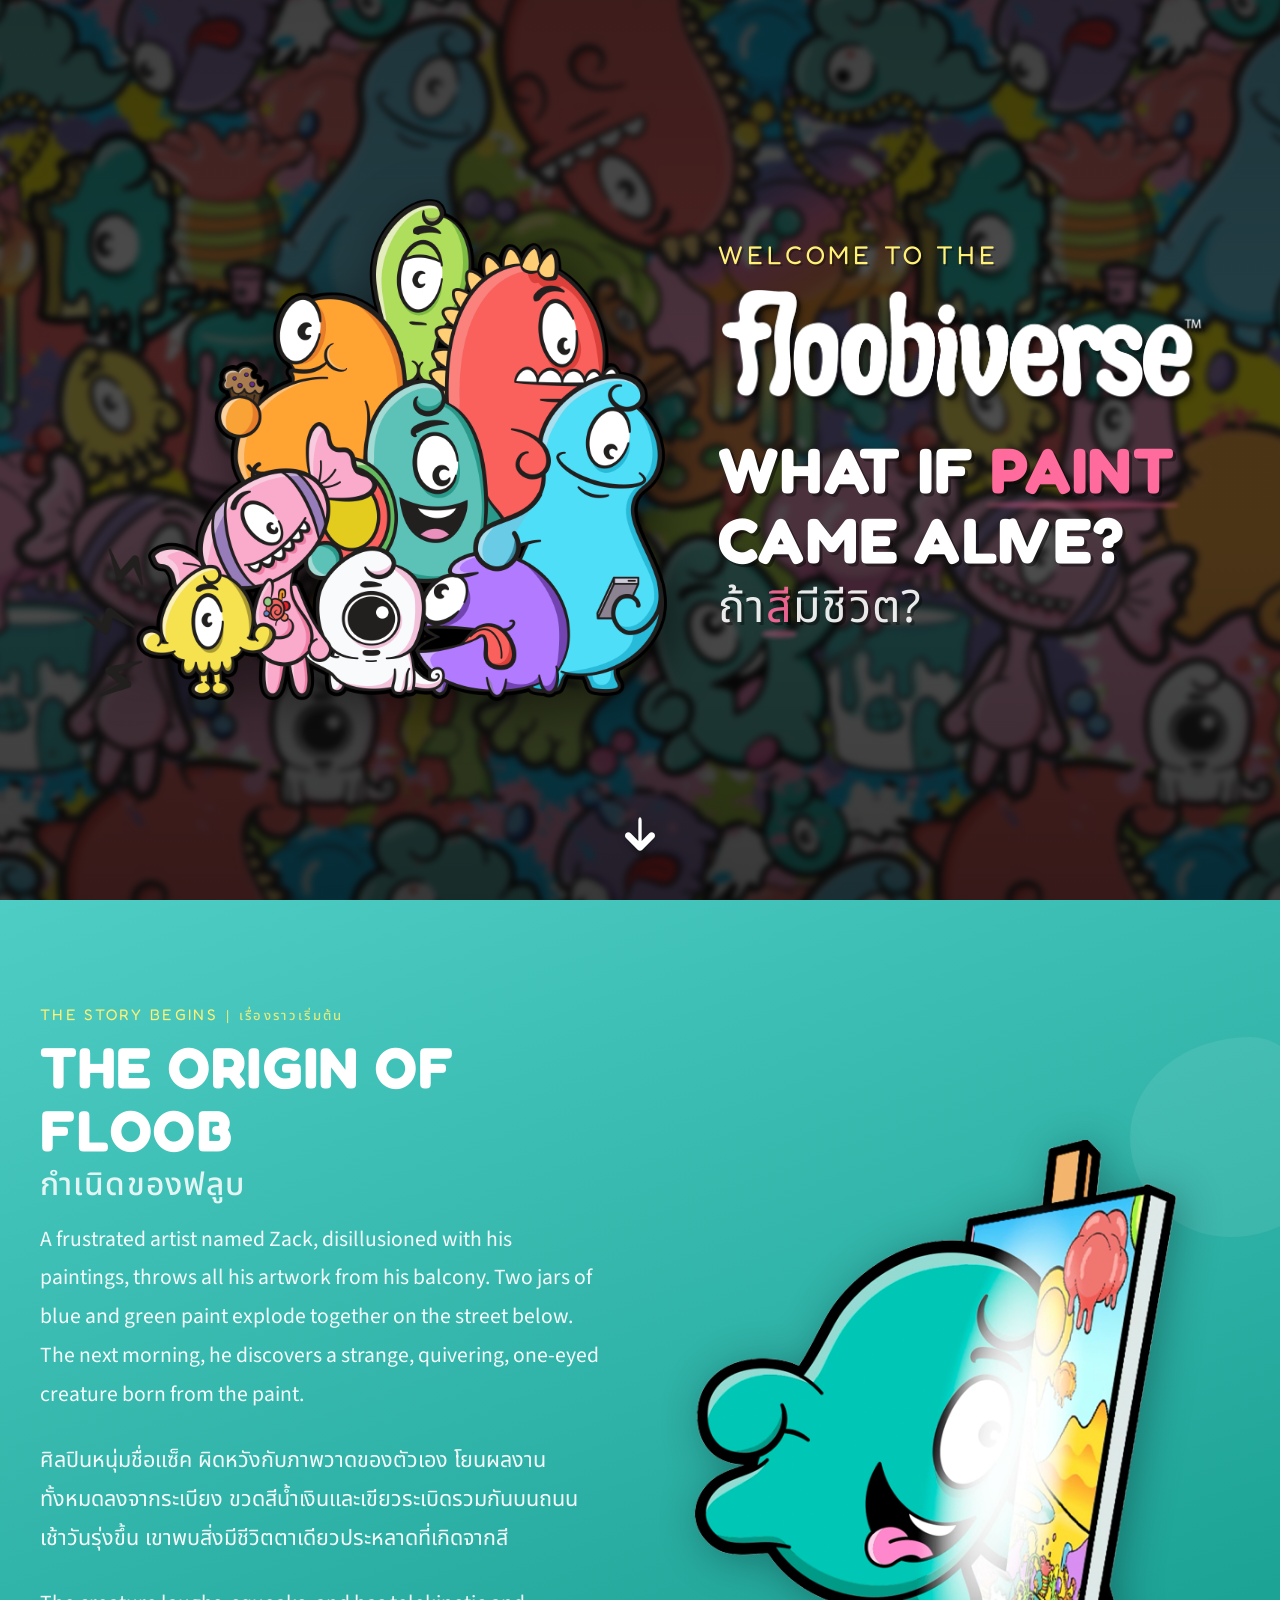
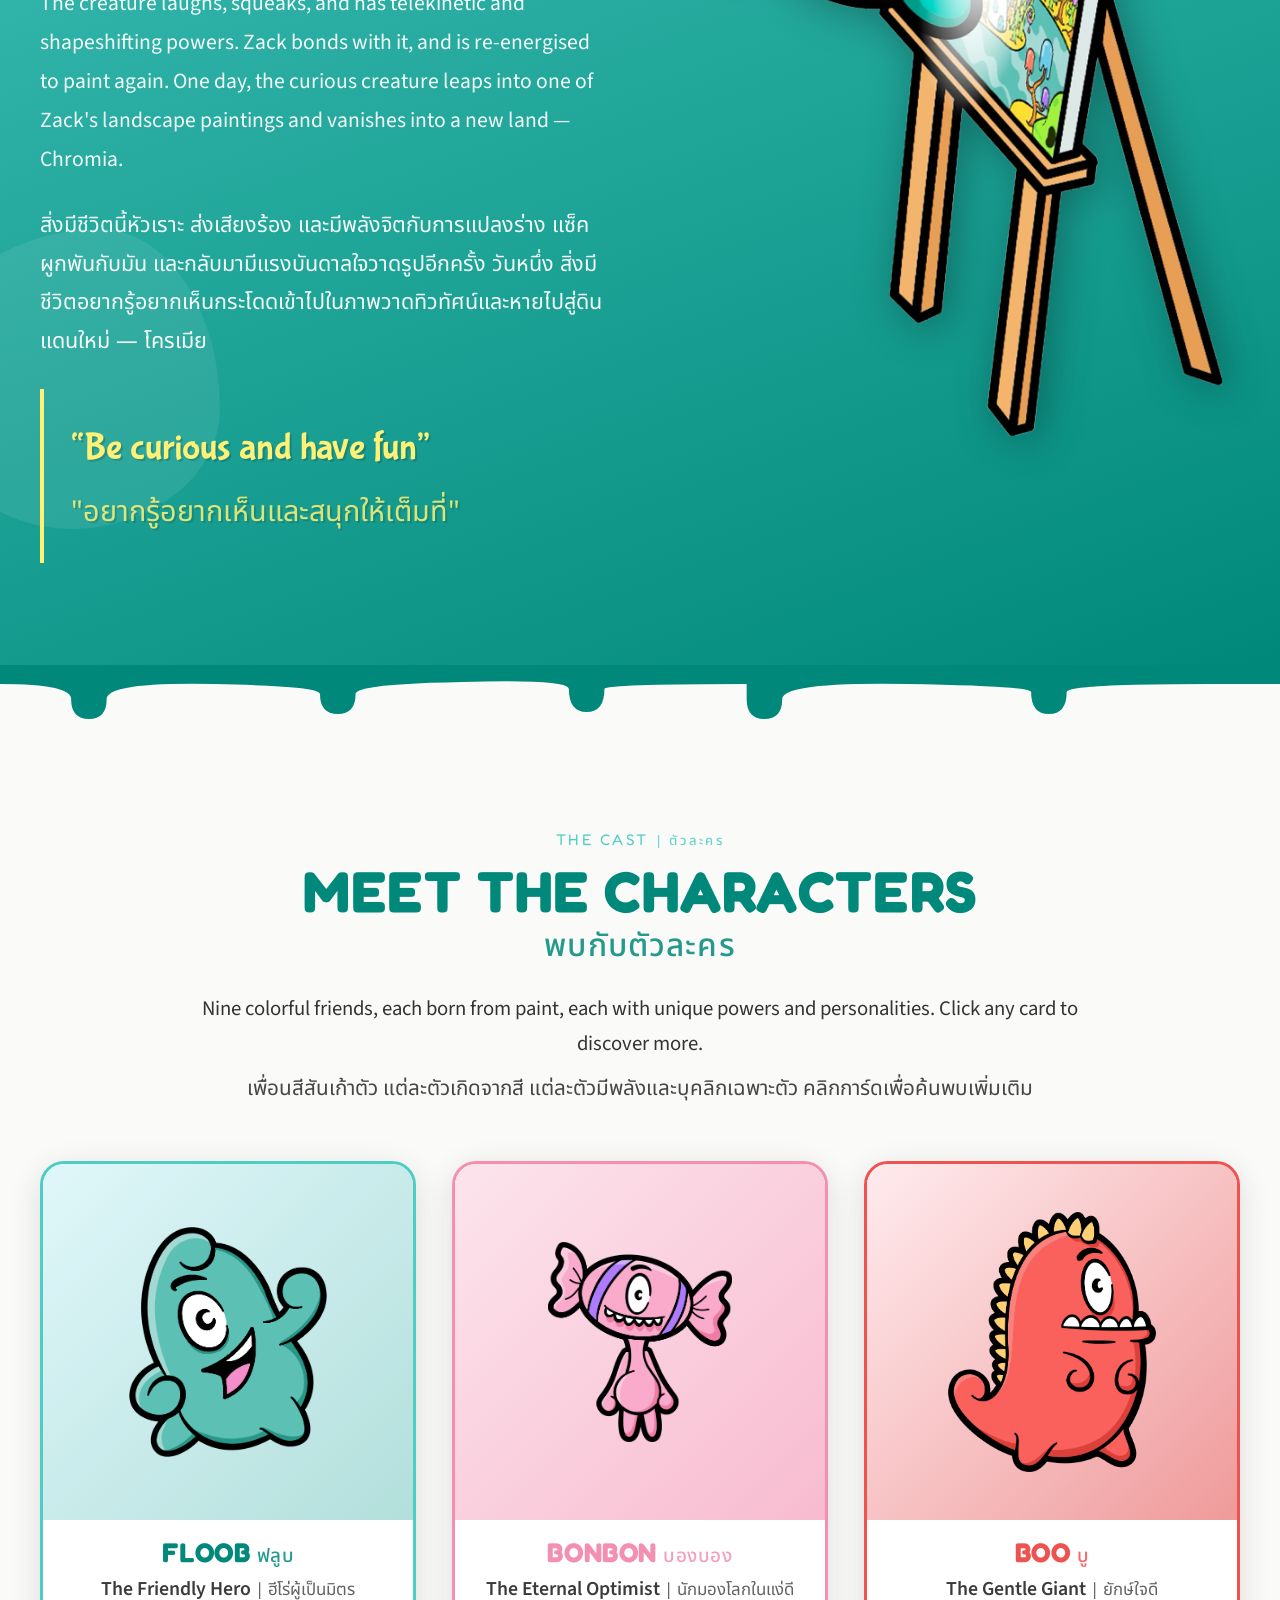
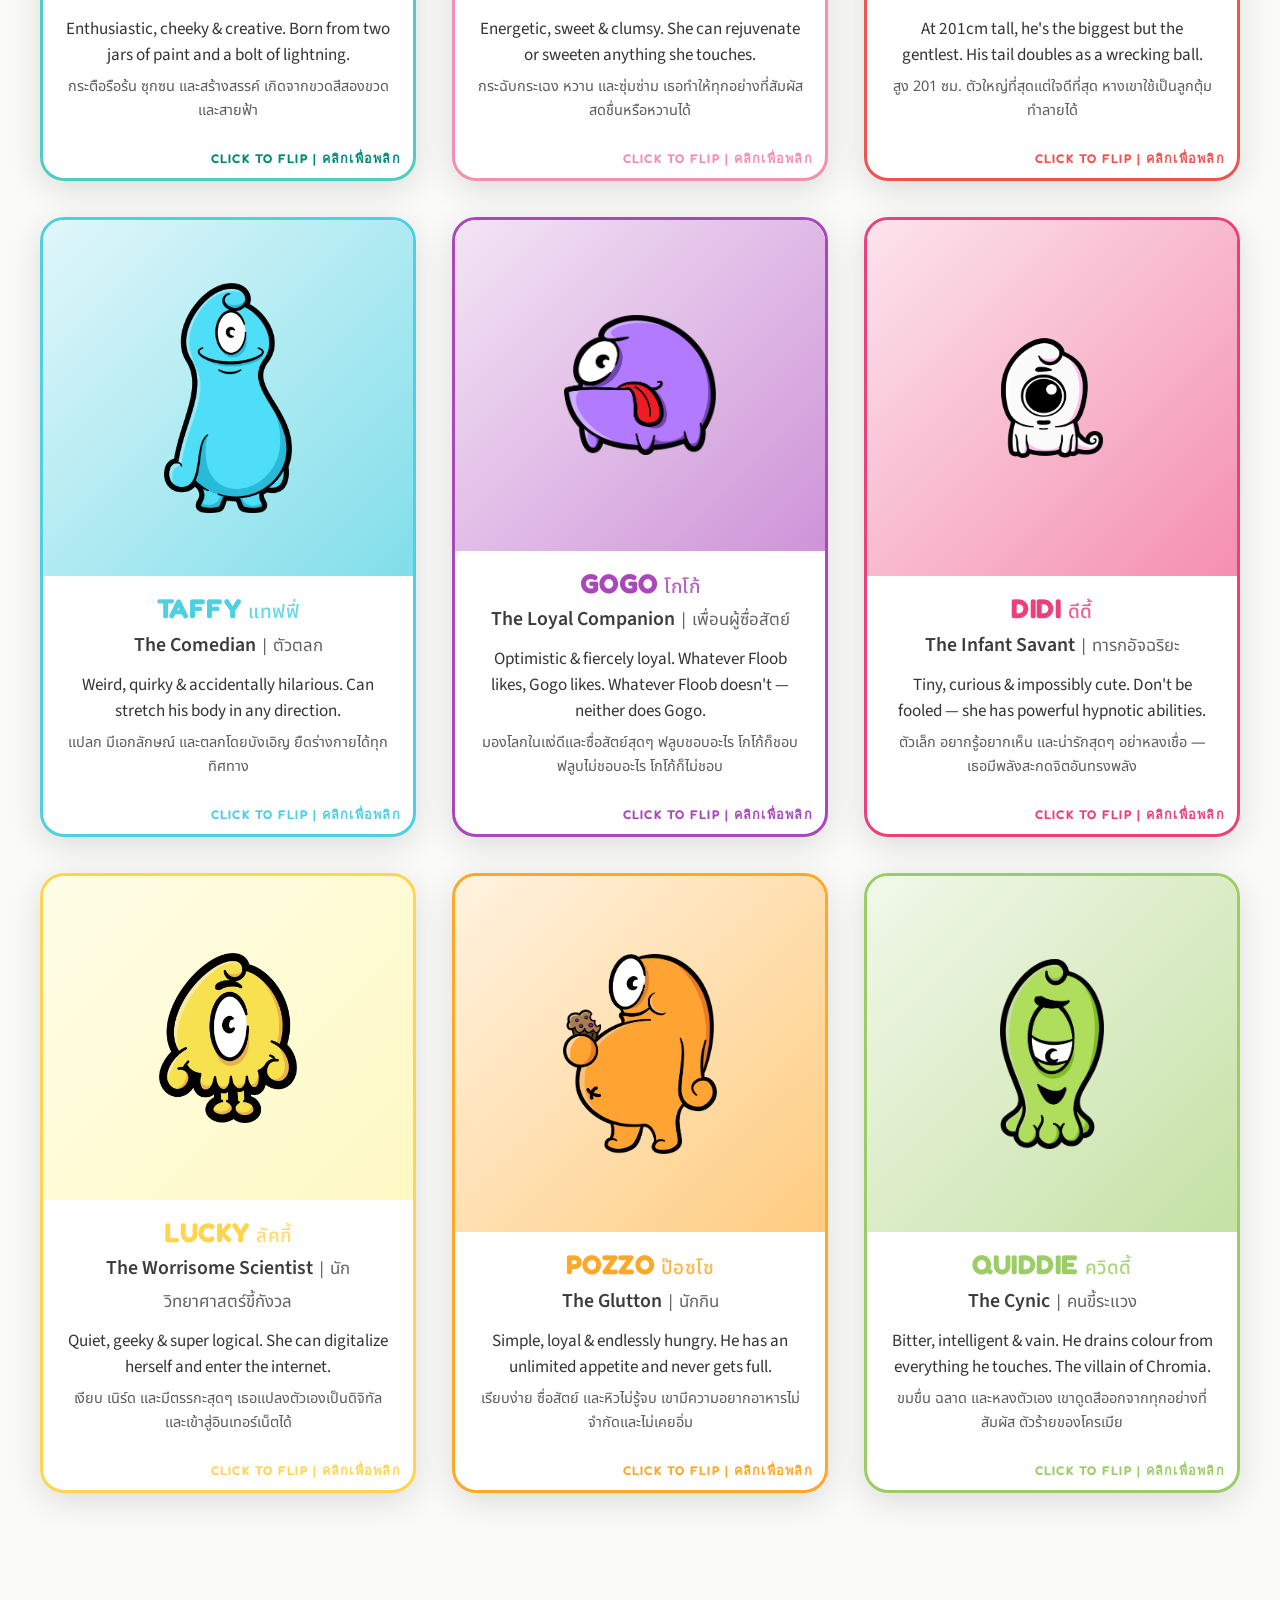
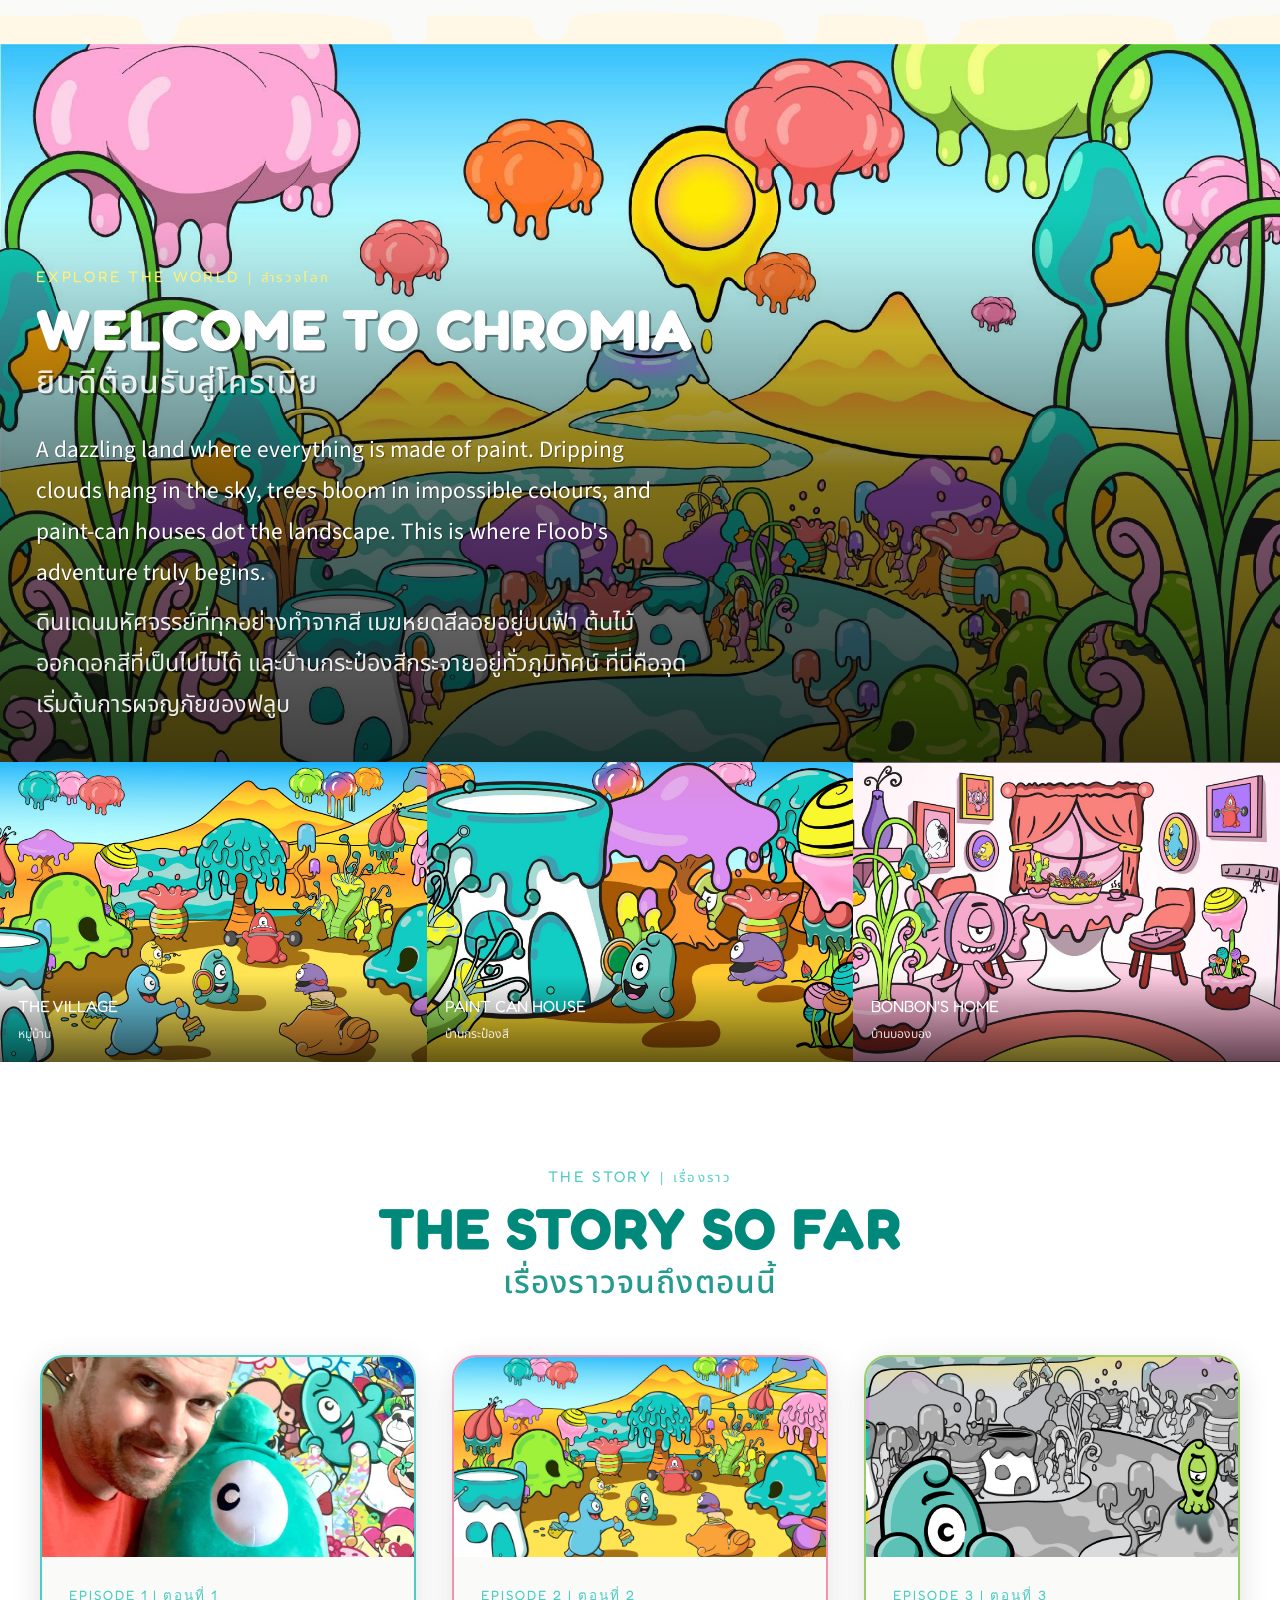
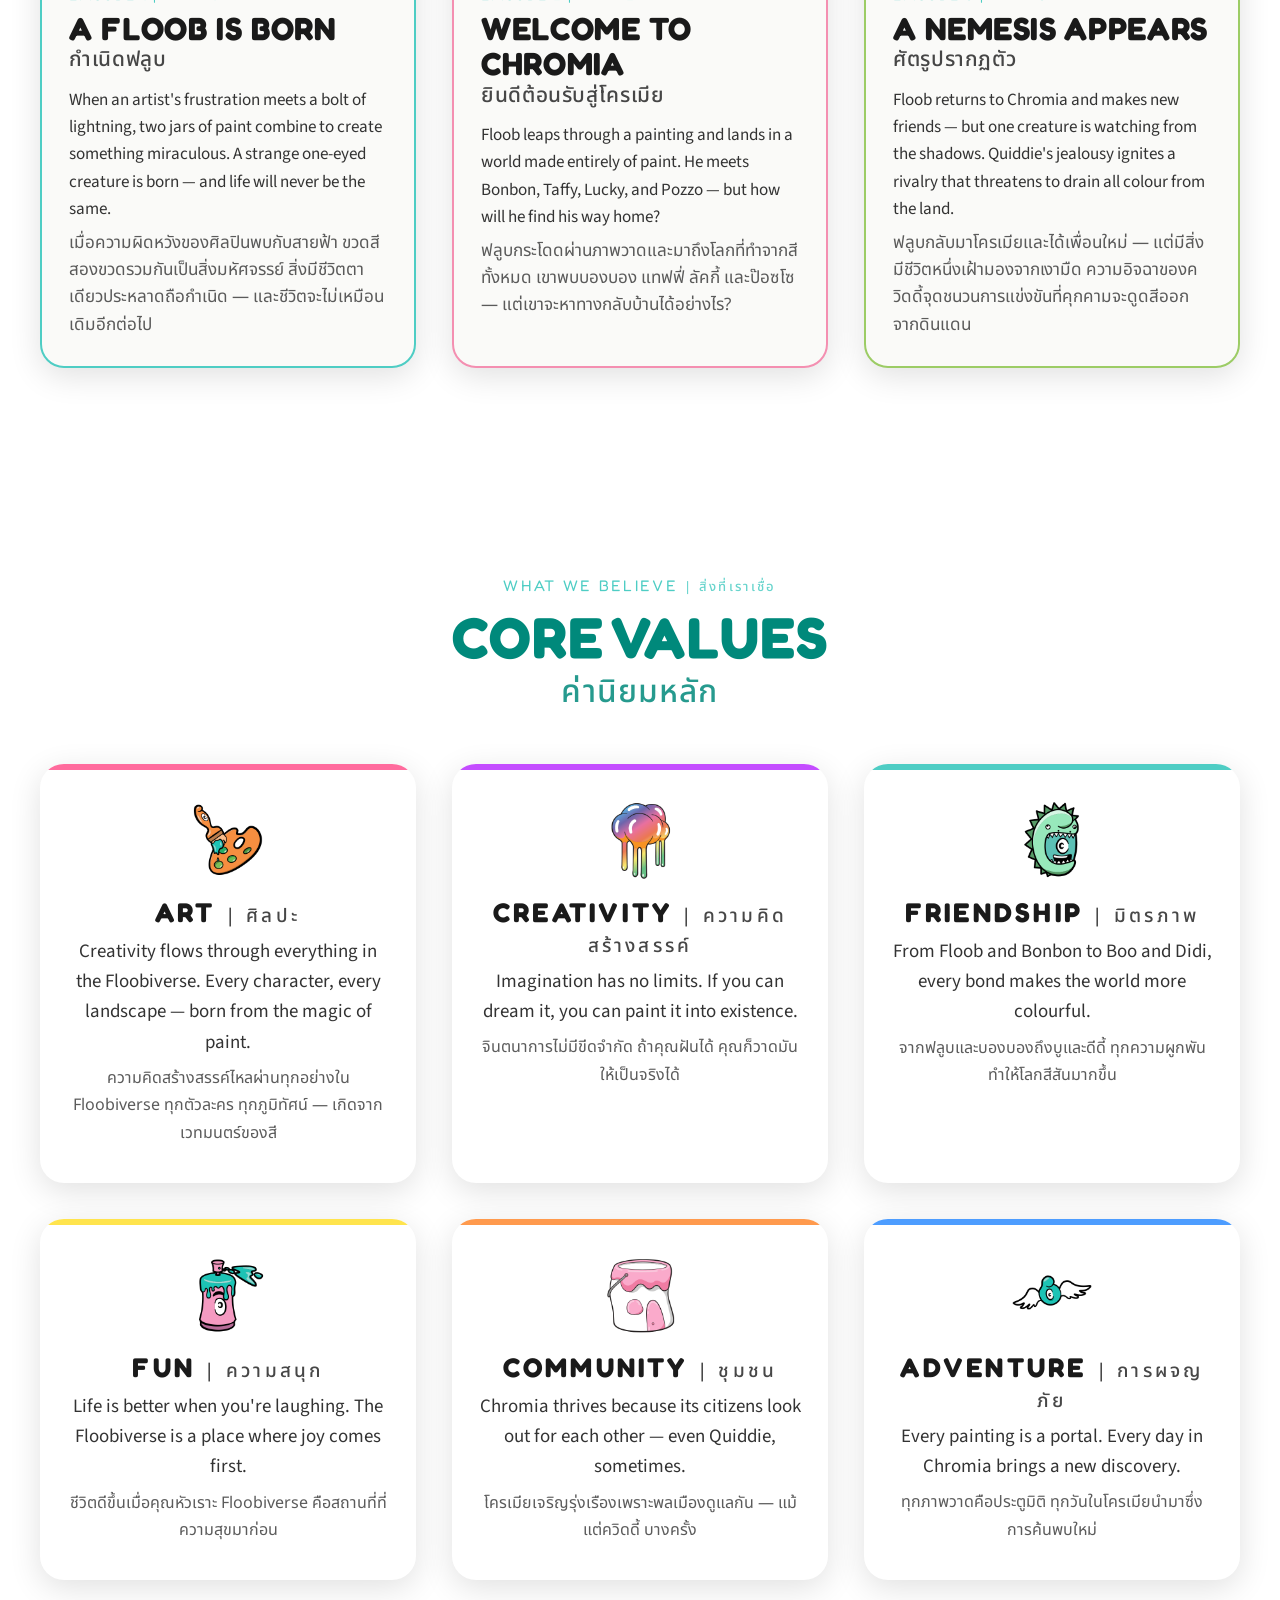
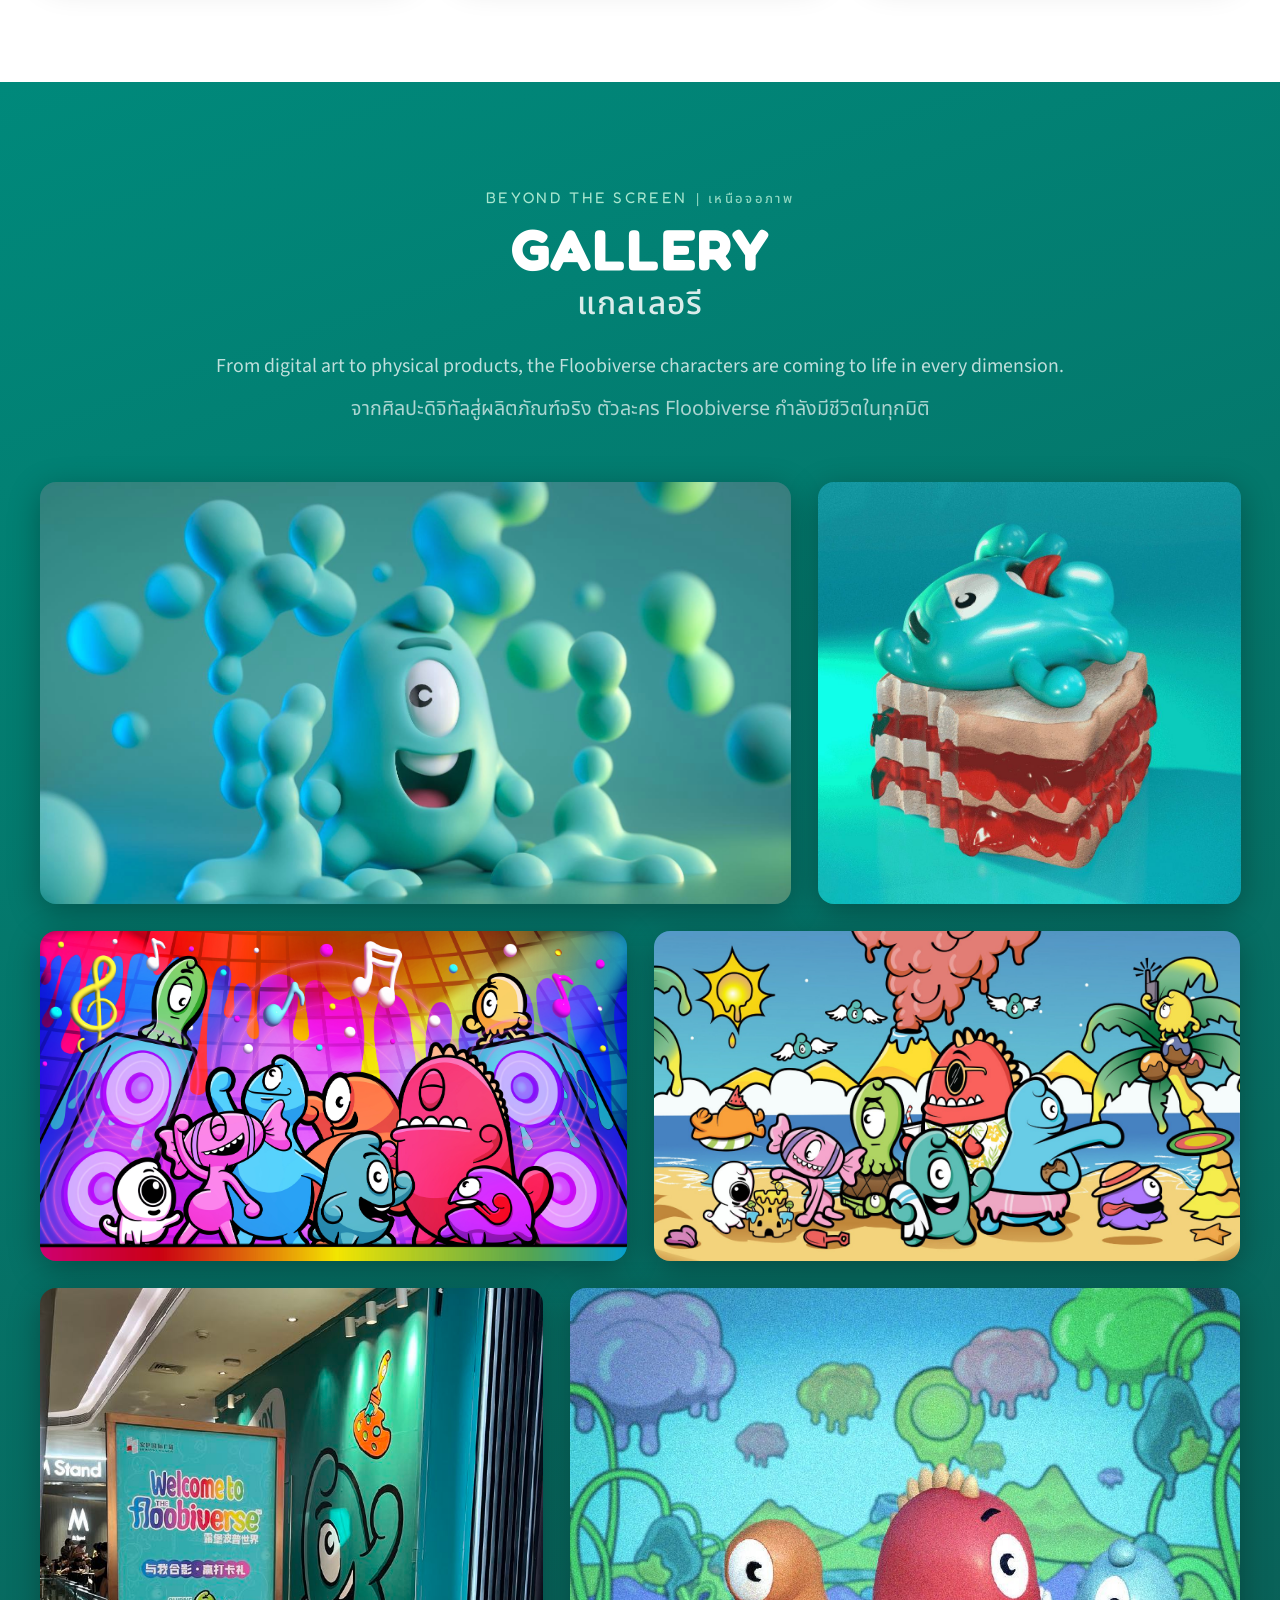
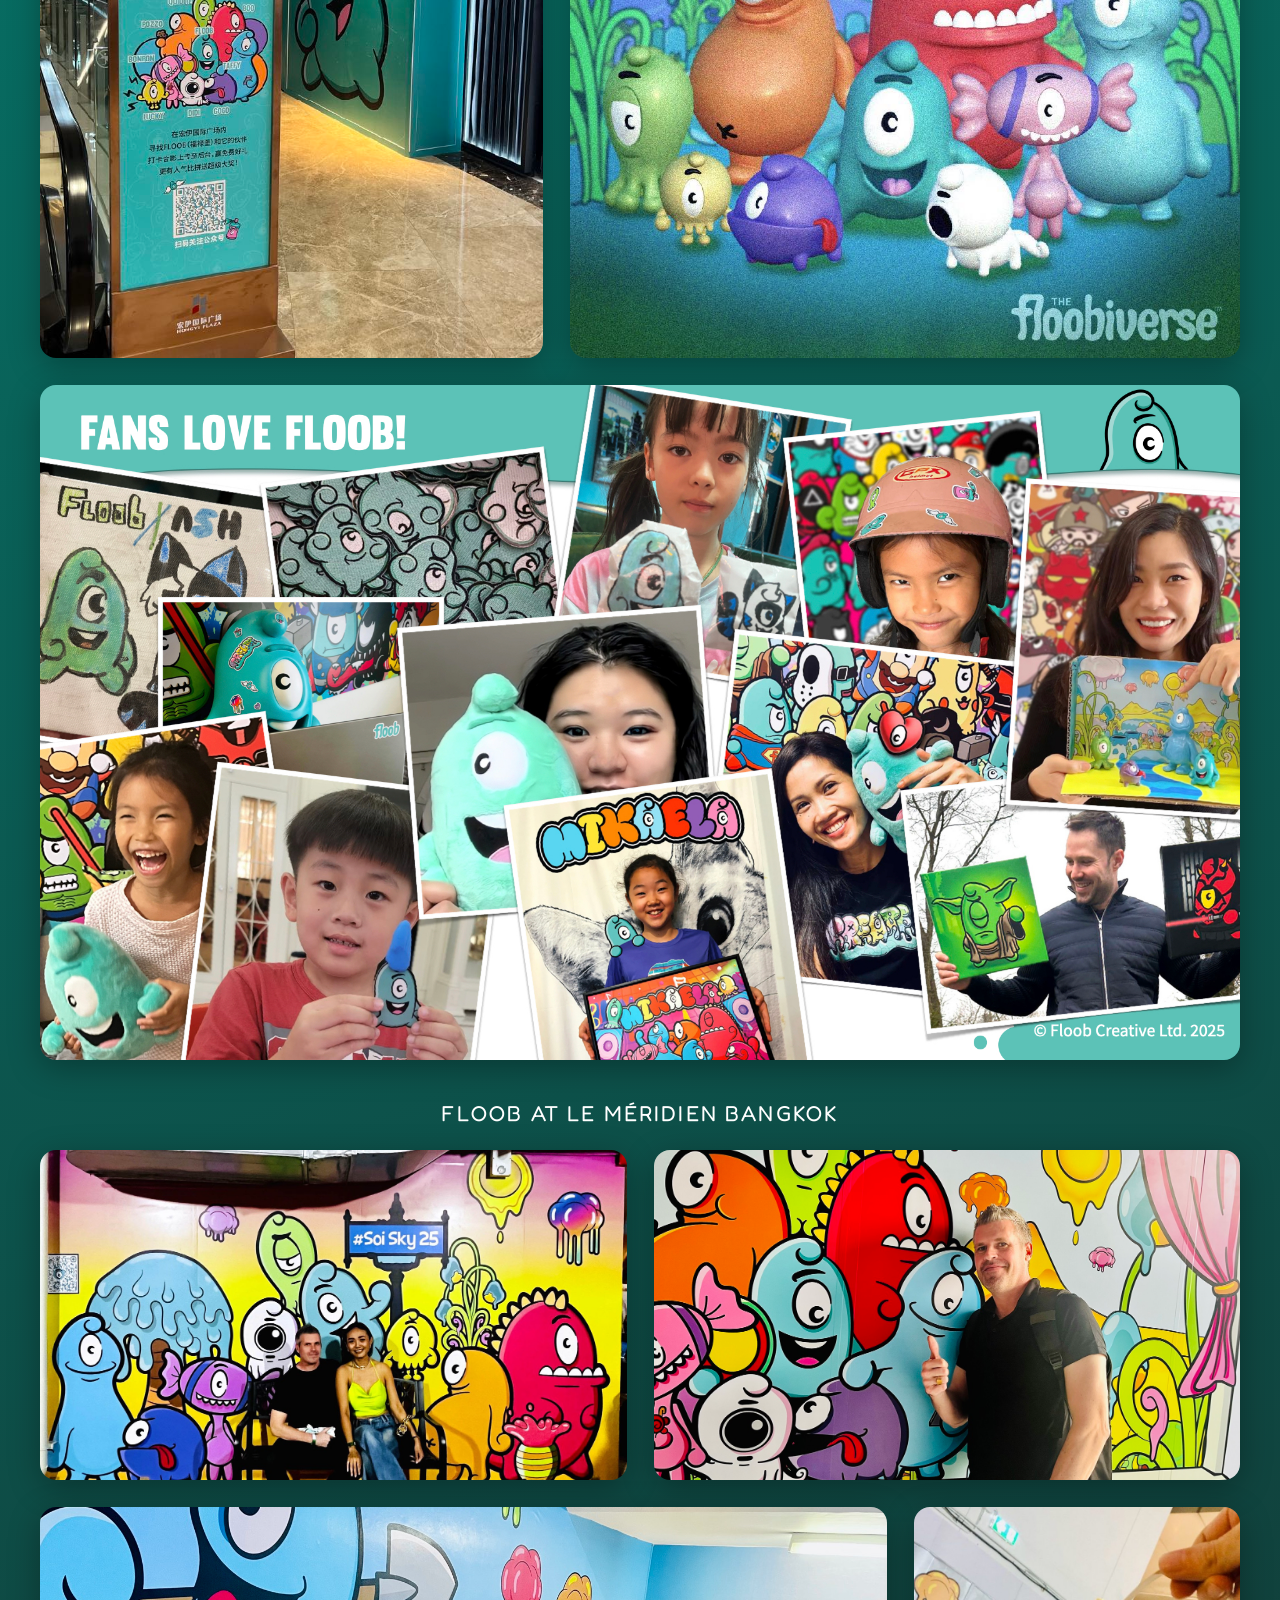
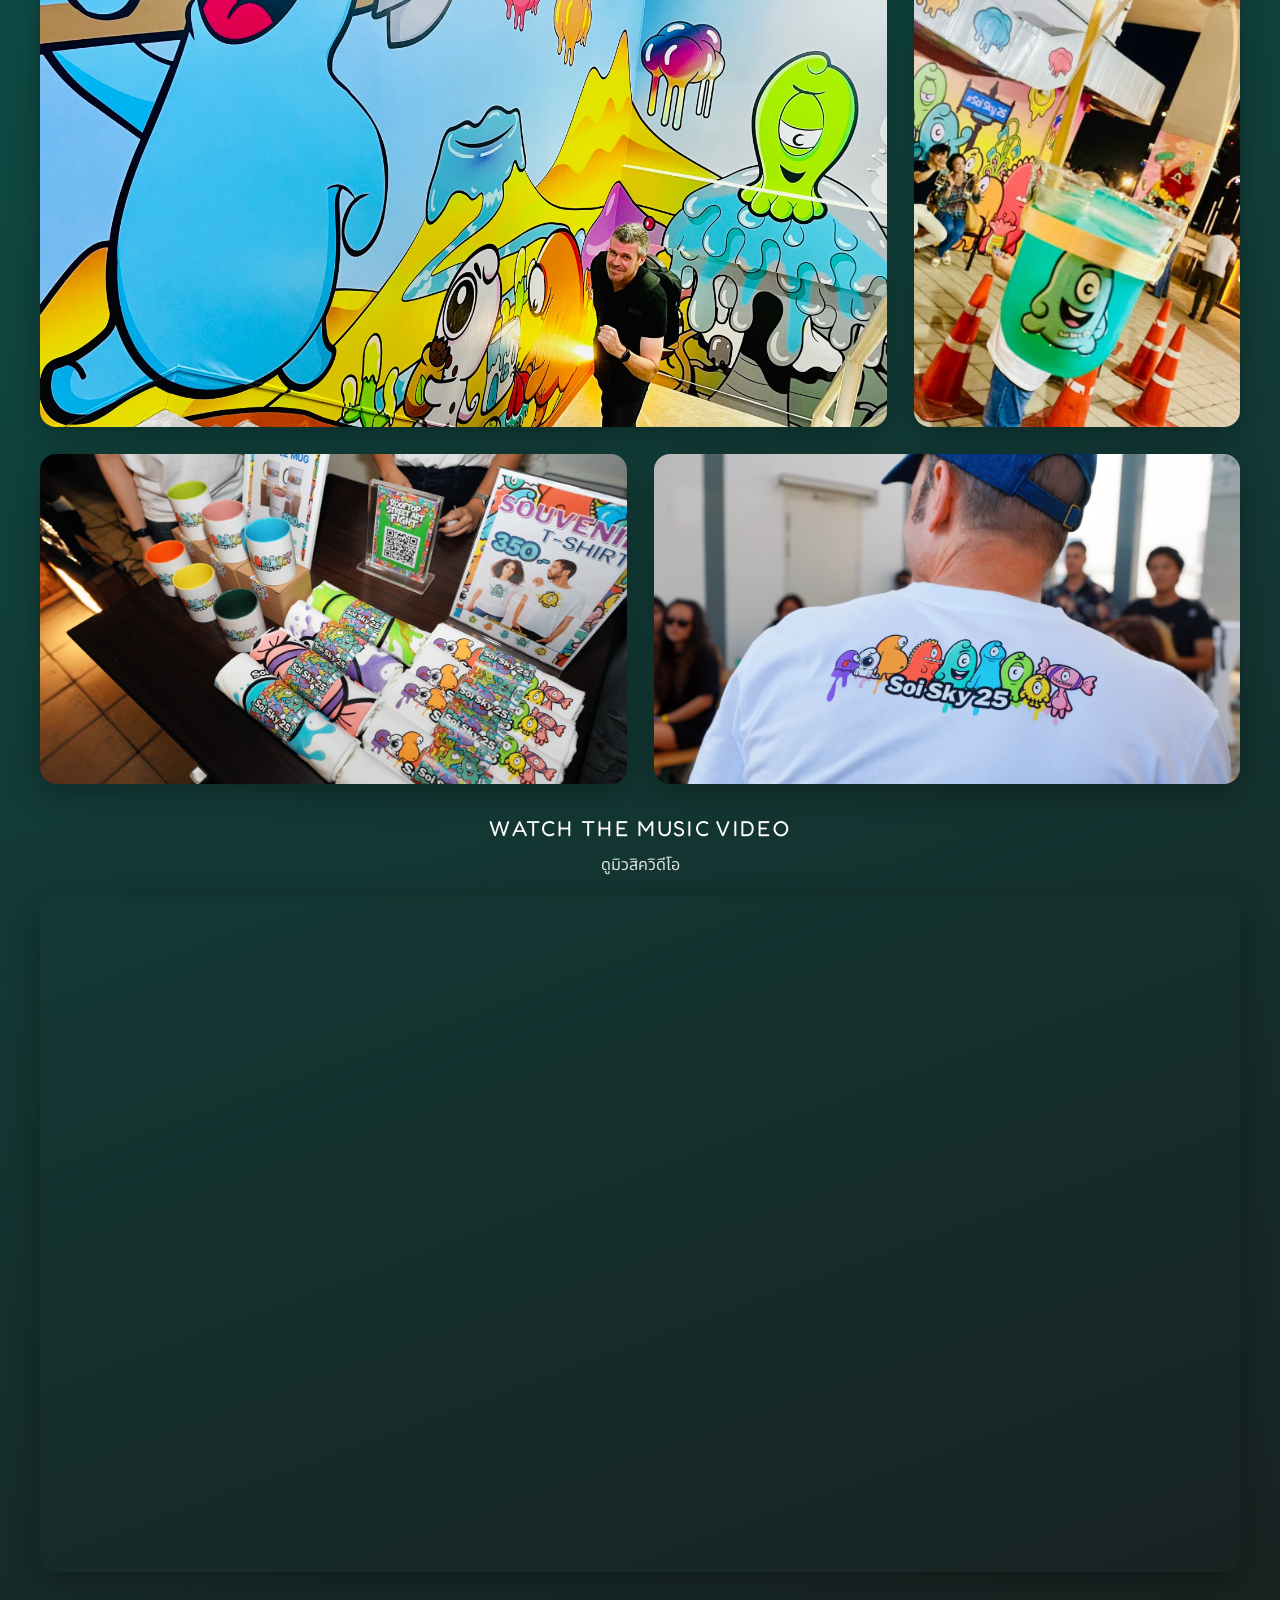
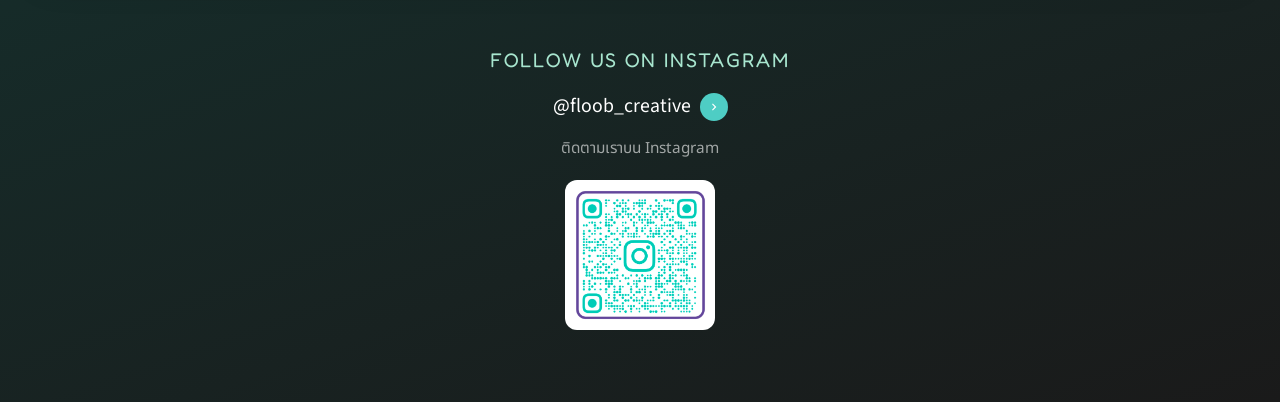
<file: index.html>
<!DOCTYPE html>
<html lang="en-TH">
<head>
  <meta charset="UTF-8">
  <meta name="viewport" content="width=device-width, initial-scale=1.0">
  <title>The Floobiverse™ — What If Paint Came Alive? | ถ้าสีมีชีวิต?</title>
  <meta name="description" content="Welcome to The Floobiverse — a colorful world where paint comes alive. Meet Floob and his friends in the Land of Chromia. | ยินดีต้อนรับสู่ Floobiverse — โลกสีสันที่สีมีชีวิต">

  <!-- Preload critical assets -->
  <link rel="preload" as="image" href="assets/images/hero/hero-bg.png">
  <link rel="preload" as="image" href="assets/images/hero/logo.png">

  <!-- Google Fonts -->
  <link rel="preconnect" href="https://fonts.googleapis.com">
  <link rel="preconnect" href="https://fonts.gstatic.com" crossorigin>
  <link href="https://fonts.googleapis.com/css2?family=Bubblegum+Sans&family=Fredoka:wght@400;500;600;700&family=Source+Sans+3:wght@300;400;600;700&family=Noto+Sans+Thai:wght@300;400;500;600;700&display=swap" rel="stylesheet">

  <!-- Stylesheets -->
  <link rel="stylesheet" href="css/style.css">
  <link rel="stylesheet" href="css/animations.css">

  <!-- Favicon (Floob eye) -->
  <link rel="icon" type="image/svg+xml" href="data:image/svg+xml,<svg xmlns='http://www.w3.org/2000/svg' viewBox='0 0 100 100'><circle cx='50' cy='50' r='45' fill='%234ECDC4' stroke='%23000' stroke-width='5'/><circle cx='50' cy='50' r='22' fill='white' stroke='%23000' stroke-width='4'/><circle cx='50' cy='50' r='10' fill='%23000'/><text x='47' y='56' font-size='14' font-weight='bold' fill='white'>c</text></svg>">
</head>
<body>

  <!-- ========== LOADING SCREEN ========== -->
  <div class="loader" id="loader">
    <div class="loader-content">
      <!-- Floob eye SVG animation -->
      <svg class="loader-floob" viewBox="0 0 120 120" xmlns="http://www.w3.org/2000/svg">
        <!-- Floob body blob -->
        <ellipse class="floob-body" cx="60" cy="65" rx="50" ry="45" fill="#4ECDC4" stroke="#000" stroke-width="4"/>
        <!-- Eye white -->
        <circle class="floob-eye-white" cx="60" cy="55" r="28" fill="white" stroke="#000" stroke-width="4"/>
        <!-- Pupil (animated) -->
        <circle class="floob-pupil" cx="60" cy="55" r="12" fill="#000"/>
        <!-- Eye highlight -->
        <text class="floob-highlight" x="55" y="60" font-size="16" font-weight="bold" fill="white">c</text>
        <!-- Smile -->
        <path class="floob-smile" d="M40 80 Q60 95 80 80" fill="none" stroke="#000" stroke-width="4" stroke-linecap="round"/>
      </svg>
      <p class="loader-text">Loading the Floobiverse...<br><span class="thai-text">กำลังโหลด Floobiverse...</span></p>
    </div>
  </div>

  <!-- ========== NAVIGATION ========== -->
  <nav class="nav" aria-label="Main navigation">
    <a href="#hero">
      <img src="new assets/floobiverse-logo@2x.png" alt="The Floobiverse" class="nav-logo">
    </a>
    <ul class="nav-links">
      <li><a href="#origin">Origin</a></li>
      <li><a href="#characters">Characters</a></li>
      <li><a href="#chromia">Chromia</a></li>
      <li><a href="#episodes">Story</a></li>
      <li><a href="#values">Values</a></li>
      <li><a href="#gallery">Gallery</a></li>
    </ul>
    <button class="nav-hamburger" aria-label="Toggle menu">
      <span></span><span></span><span></span>
    </button>
  </nav>

  <!-- ========== SECTION 1: HERO ========== -->
  <!-- B2-4: Two-column hero layout, removed dripping paint SVG -->
  <section id="hero" class="hero">
    <div class="hero-bg" aria-hidden="true"></div>
    <div class="hero-overlay" aria-hidden="true"></div>
    <div class="hero-content">
      <!-- B2: Left column - group character image -->
      <div class="hero-left">
        <img src="new assets/floobiverse-group-pic@2x.png" alt="Floobiverse characters" class="hero-group-img">
      </div>
      <!-- B2: Right column - logo and tagline -->
      <div class="hero-right">
        <span class="hero-welcome-text">welcome to the</span>
        <!-- B3: Logo PNG from new assets -->
        <img src="new assets/floobiverse-logo@2x.png" alt="The Floobiverse" class="hero-logo">
        <h1 class="hero-tagline">What if <span class="paint-word">paint</span> came alive?<br><span class="thai-tagline">ถ้า<span class="paint-word">สี</span>มีชีวิต?</span></h1>
      </div>
    </div>
    <div class="hero-scroll-indicator" aria-hidden="true">
      <svg viewBox="0 0 24 24" xmlns="http://www.w3.org/2000/svg">
        <path d="M12 2C11.5 2 11 2.19 10.59 2.59L3.59 9.59C2.81 10.37 2.81 11.63 3.59 12.41C4.37 13.19 5.63 13.19 6.41 12.41L11 7.83V20C11 21.1 11.45 22 12 22C12.55 22 13 21.1 13 20V7.83L17.59 12.41C18.37 13.19 19.63 13.19 20.41 12.41C21.19 11.63 21.19 10.37 20.41 9.59L13.41 2.59C13 2.19 12.5 2 12 2Z" transform="rotate(180 12 12)"/>
      </svg>
    </div>
    <!-- B4: REMOVED - Paint Drip Divider was here, now removed per spec -->
  </section>

  <!-- ========== SECTION 2: ORIGIN STORY ========== -->
  <section id="origin" class="origin">
    <div class="blob-decoration blob-animated" aria-hidden="true"></div>
    <div class="blob-decoration blob-animated" aria-hidden="true"></div>

    <div class="origin-content">
      <div class="origin-text reveal">
        <span class="section-label" style="color: var(--lucky-yellow);">The Story Begins <span class="thai-label">| เรื่องราวเริ่มต้น</span></span>
        <h2>The Origin of Floob<br><span class="thai-subtitle">กำเนิดของฟลูบ</span></h2>
        <p>
          A frustrated artist named Zack, disillusioned with his paintings, throws all his artwork from his balcony. Two jars of blue and green paint explode together on the street below. The next morning, he discovers a strange, quivering, one-eyed creature born from the paint.
        </p>
        <p class="thai-text">
          ศิลปินหนุ่มชื่อแซ็ค ผิดหวังกับภาพวาดของตัวเอง โยนผลงานทั้งหมดลงจากระเบียง ขวดสีน้ำเงินและเขียวระเบิดรวมกันบนถนน เช้าวันรุ่งขึ้น เขาพบสิ่งมีชีวิตตาเดียวประหลาดที่เกิดจากสี
        </p>
        <p>
          The creature laughs, squeaks, and has telekinetic and shapeshifting powers. Zack bonds with it, and is re-energised to paint again. One day, the curious creature leaps into one of Zack's landscape paintings and vanishes into a new land &mdash; Chromia.
        </p>
        <p class="thai-text">
          สิ่งมีชีวิตนี้หัวเราะ ส่งเสียงร้อง และมีพลังจิตกับการแปลงร่าง แซ็คผูกพันกับมัน และกลับมามีแรงบันดาลใจวาดรูปอีกครั้ง วันหนึ่ง สิ่งมีชีวิตอยากรู้อยากเห็นกระโดดเข้าไปในภาพวาดทิวทัศน์และหายไปสู่ดินแดนใหม่ — โครเมีย
        </p>
        <div class="origin-quote reveal reveal-delay-2">
          &ldquo;Be curious and have fun&rdquo;<br><span class="thai-quote">"อยากรู้อยากเห็นและสนุกให้เต็มที่"</span>
        </div>
      </div>
      <!-- C5: Replaced easel image with floob-jumps-at-painting PNG -->
      <div class="origin-image reveal reveal-delay-1">
        <img src="new assets/floob-jumps-at-painting.png" alt="Floob jumps at a painting to enter Chromia" loading="lazy">
      </div>
    </div>
  </section>

  <!-- Paint Drip: Teal to White -->
  <svg style="display:block;width:100%;height:60px;margin-top:-1px;" viewBox="0 0 1440 60" preserveAspectRatio="none" xmlns="http://www.w3.org/2000/svg">
    <path d="M0,0 L0,20 Q80,20 80,35 Q80,55 100,55 Q120,55 120,35 Q120,18 240,20 Q360,22 360,30 Q360,50 380,50 Q400,50 400,30 Q400,20 520,18 Q640,15 640,25 Q640,48 660,48 Q680,48 680,25 Q680,20 840,20 L840,35 Q840,55 860,55 Q880,55 880,35 Q880,18 1020,20 Q1160,22 1160,28 Q1160,50 1180,50 Q1200,50 1200,28 Q1200,20 1360,20 Q1400,20 1440,20 L1440,0 Z" fill="#00897B"/>
    <rect x="0" y="0" width="1440" height="1" fill="#00897B"/>
  </svg>

  <!-- ========== SECTION 3: MEET THE CHARACTERS ========== -->
  <section id="characters" class="characters">
    <div class="characters-header reveal">
      <span class="section-label">The Cast <span class="thai-label">| ตัวละคร</span></span>
      <h2>Meet the Characters<br><span class="thai-subtitle">พบกับตัวละคร</span></h2>
      <p>Nine colorful friends, each born from paint, each with unique powers and personalities. Click any card to discover more.</p>
      <p class="thai-text">เพื่อนสีสันเก้าตัว แต่ละตัวเกิดจากสี แต่ละตัวมีพลังและบุคลิกเฉพาะตัว คลิกการ์ดเพื่อค้นพบเพิ่มเติม</p>
    </div>

    <div class="characters-grid">

      <!-- FLOOB - D6: Updated with single character image from new assets -->
      <div class="char-card" data-character="floob">
        <div class="char-card-inner">
          <div class="char-card-front">
            <div class="char-card-img" style="background: linear-gradient(135deg, #e0f7fa 0%, #b2dfdb 100%);">
              <img src="new assets/floob@2x.png" alt="Floob - The Friendly Hero" loading="lazy">
            </div>
            <div class="char-card-info">
              <h3>Floob <span class="thai-char-name">ฟลูบ</span></h3>
              <div class="char-title">The Friendly Hero <span class="thai-char-title">| ฮีโร่ผู้เป็นมิตร</span></div>
              <div class="char-hook">Enthusiastic, cheeky &amp; creative. Born from two jars of paint and a bolt of lightning.<br><span class="thai-text-small">กระตือรือร้น ซุกซน และสร้างสรรค์ เกิดจากขวดสีสองขวดและสายฟ้า</span></div>
            </div>
            <span class="char-card-flip-hint">Click to flip | คลิกเพื่อพลิก</span>
          </div>
          <div class="char-card-back" style="border-color: var(--floob-teal);">
            <h3 style="color: var(--floob-teal-dark);">Floob <span class="thai-char-name">ฟลูบ</span></h3>
            <div class="char-detail">
              <span class="char-detail-label" style="color: var(--floob-teal-dark);">Powers | พลัง</span>
              <span class="char-detail-value">Telekinesis, shape &amp; colour shifting, creating blob art<br><span class="thai-text-tiny">พลังจิต เปลี่ยนรูปร่างและสี สร้างศิลปะหยดสี</span></span>
            </div>
            <div class="char-detail">
              <span class="char-detail-label" style="color: var(--floob-teal-dark);">Likes | ชอบ</span>
              <span class="char-detail-value">Painting, dancing, popular culture, PB&amp;J sandwiches<br><span class="thai-text-tiny">วาดรูป เต้นรำ วัฒนธรรมป๊อป แซนด์วิชเนยถั่ว</span></span>
            </div>
            <div class="char-detail">
              <span class="char-detail-label" style="color: var(--floob-teal-dark);">Secret | ความลับ</span>
              <span class="char-detail-value">Conflicted between his love for Zack and wanting to live in Chromia forever<br><span class="thai-text-tiny">ลังเลระหว่างความรักที่มีต่อแซ็คและอยากอยู่โครเมียตลอดไป</span></span>
            </div>
            <div class="char-motto accent-text" style="color: var(--floob-teal-dark);">&ldquo;Be curious and have fun&rdquo;<br><span class="thai-motto">"อยากรู้อยากเห็นและสนุกให้เต็มที่"</span></div>
          </div>
        </div>
      </div>

      <!-- BONBON - D6: Updated with single character image from new assets -->
      <div class="char-card" data-character="bonbon">
        <div class="char-card-inner">
          <div class="char-card-front">
            <div class="char-card-img" style="background: linear-gradient(135deg, #fce4ec 0%, #f8bbd0 100%);">
              <img src="new assets/bonbon@2x.png" alt="Bonbon - The Eternal Optimist" loading="lazy">
            </div>
            <div class="char-card-info">
              <h3>Bonbon <span class="thai-char-name">บองบอง</span></h3>
              <div class="char-title">The Eternal Optimist <span class="thai-char-title">| นักมองโลกในแง่ดี</span></div>
              <div class="char-hook">Energetic, sweet &amp; clumsy. She can rejuvenate or sweeten anything she touches.<br><span class="thai-text-small">กระฉับกระเฉง หวาน และซุ่มซ่าม เธอทำให้ทุกอย่างที่สัมผัสสดชื่นหรือหวานได้</span></div>
            </div>
            <span class="char-card-flip-hint">Click to flip | คลิกเพื่อพลิก</span>
          </div>
          <div class="char-card-back" style="border-color: var(--bonbon-pink);">
            <h3 style="color: var(--bonbon-pink);">Bonbon <span class="thai-char-name">บองบอง</span></h3>
            <div class="char-detail">
              <span class="char-detail-label">Powers | พลัง</span>
              <span class="char-detail-value">Can rejuvenate or sweeten anything<br><span class="thai-text-tiny">ทำให้ทุกอย่างสดชื่นหรือหวานได้</span></span>
            </div>
            <div class="char-detail">
              <span class="char-detail-label">Likes | ชอบ</span>
              <span class="char-detail-value">Candy and social events<br><span class="thai-text-tiny">ขนมหวานและงานสังคม</span></span>
            </div>
            <div class="char-detail">
              <span class="char-detail-label">Secret | ความลับ</span>
              <span class="char-detail-value">Has tooth pain but is afraid of the dentist<br><span class="thai-text-tiny">ปวดฟันแต่กลัวหมอฟัน</span></span>
            </div>
            <div class="char-motto accent-text" style="color: var(--bonbon-pink);">&ldquo;Keep things sweet&rdquo;<br><span class="thai-motto">"รักษาความหวานไว้"</span></div>
          </div>
        </div>
      </div>

      <!-- BOO - D6: Updated with single character image from new assets -->
      <div class="char-card" data-character="boo">
        <div class="char-card-inner">
          <div class="char-card-front">
            <div class="char-card-img" style="background: linear-gradient(135deg, #ffebee 0%, #ef9a9a 100%);">
              <img src="new assets/boo@2x.png" alt="Boo - The Gentle Giant" loading="lazy">
            </div>
            <div class="char-card-info">
              <h3>Boo <span class="thai-char-name">บู</span></h3>
              <div class="char-title">The Gentle Giant <span class="thai-char-title">| ยักษ์ใจดี</span></div>
              <div class="char-hook">At 201cm tall, he's the biggest but the gentlest. His tail doubles as a wrecking ball.<br><span class="thai-text-small">สูง 201 ซม. ตัวใหญ่ที่สุดแต่ใจดีที่สุด หางเขาใช้เป็นลูกตุ้มทำลายได้</span></div>
            </div>
            <span class="char-card-flip-hint">Click to flip | คลิกเพื่อพลิก</span>
          </div>
          <div class="char-card-back" style="border-color: var(--boo-red);">
            <h3 style="color: var(--boo-red);">Boo <span class="thai-char-name">บู</span></h3>
            <div class="char-detail">
              <span class="char-detail-label">Powers | พลัง</span>
              <span class="char-detail-value">Super strength, tail can be used as a wrecking ball<br><span class="thai-text-tiny">พลังมหาศาล หางใช้เป็นลูกตุ้มทำลายได้</span></span>
            </div>
            <div class="char-detail">
              <span class="char-detail-label">Likes | ชอบ</span>
              <span class="char-detail-value">Parties, group songs, playing xylophone<br><span class="thai-text-tiny">ปาร์ตี้ ร้องเพลงหมู่ เล่นระนาด</span></span>
            </div>
            <div class="char-detail">
              <span class="char-detail-label">Secret | ความลับ</span>
              <span class="char-detail-value">Loves to dance but once destroyed a dance party with his tail<br><span class="thai-text-tiny">ชอบเต้น แต่เคยทำลายปาร์ตี้ด้วยหาง</span></span>
            </div>
            <div class="char-motto accent-text" style="color: var(--boo-red);">&ldquo;Can&rsquo;t we all just get along?&rdquo;<br><span class="thai-motto">"เราอยู่ด้วยกันดีๆ ไม่ได้หรือ?"</span></div>
          </div>
        </div>
      </div>

      <!-- TAFFY - D6: Updated with single character image from new assets -->
      <div class="char-card" data-character="taffy">
        <div class="char-card-inner">
          <div class="char-card-front">
            <div class="char-card-img" style="background: linear-gradient(135deg, #e0f7fa 0%, #80deea 100%);">
              <img src="new assets/taffy@2x.png" alt="Taffy - The Comedian" loading="lazy">
            </div>
            <div class="char-card-info">
              <h3>Taffy <span class="thai-char-name">แทฟฟี่</span></h3>
              <div class="char-title">The Comedian <span class="thai-char-title">| ตัวตลก</span></div>
              <div class="char-hook">Weird, quirky &amp; accidentally hilarious. Can stretch his body in any direction.<br><span class="thai-text-small">แปลก มีเอกลักษณ์ และตลกโดยบังเอิญ ยืดร่างกายได้ทุกทิศทาง</span></div>
            </div>
            <span class="char-card-flip-hint">Click to flip | คลิกเพื่อพลิก</span>
          </div>
          <div class="char-card-back" style="border-color: var(--taffy-cyan);">
            <h3 style="color: var(--taffy-cyan);">Taffy <span class="thai-char-name">แทฟฟี่</span></h3>
            <div class="char-detail">
              <span class="char-detail-label">Powers | พลัง</span>
              <span class="char-detail-value">Elasticity &mdash; can stretch arms and body in any way<br><span class="thai-text-tiny">ยืดหยุ่น — ยืดแขนและร่างกายได้ทุกรูปแบบ</span></span>
            </div>
            <div class="char-detail">
              <span class="char-detail-label">Likes | ชอบ</span>
              <span class="char-detail-value">Taffy, bubblegum, pranks, yodelling<br><span class="thai-text-tiny">ขนมเคี้ยวหนึบ หมากฝรั่ง เล่นตลก ร้องโยเดล</span></span>
            </div>
            <div class="char-detail">
              <span class="char-detail-label">Secret | ความลับ</span>
              <span class="char-detail-value">Secretly messes with Quiddie using his elastic powers<br><span class="thai-text-tiny">แอบแกล้งควิดดี้ด้วยพลังยืดหยุ่น</span></span>
            </div>
            <div class="char-motto accent-text" style="color: var(--taffy-cyan);">&ldquo;If life gets you down, find something chewy&rdquo;<br><span class="thai-motto">"ถ้าชีวิตทำให้ท้อ หาอะไรเคี้ยวสิ"</span></div>
          </div>
        </div>
      </div>

      <!-- GOGO - D6: Updated with single character image from new assets -->
      <div class="char-card" data-character="gogo">
        <div class="char-card-inner">
          <div class="char-card-front">
            <div class="char-card-img" style="background: linear-gradient(135deg, #f3e5f5 0%, #ce93d8 100%);">
              <img src="new assets/gogo@2x.png" alt="Gogo - The Loyal Companion" loading="lazy">
            </div>
            <div class="char-card-info">
              <h3>Gogo <span class="thai-char-name">โกโก้</span></h3>
              <div class="char-title">The Loyal Companion <span class="thai-char-title">| เพื่อนผู้ซื่อสัตย์</span></div>
              <div class="char-hook">Optimistic &amp; fiercely loyal. Whatever Floob likes, Gogo likes. Whatever Floob doesn't &mdash; neither does Gogo.<br><span class="thai-text-small">มองโลกในแง่ดีและซื่อสัตย์สุดๆ ฟลูบชอบอะไร โกโก้ก็ชอบ ฟลูบไม่ชอบอะไร โกโก้ก็ไม่ชอบ</span></div>
            </div>
            <span class="char-card-flip-hint">Click to flip | คลิกเพื่อพลิก</span>
          </div>
          <div class="char-card-back" style="border-color: var(--gogo-purple);">
            <h3 style="color: var(--gogo-purple);">Gogo <span class="thai-char-name">โกโก้</span></h3>
            <div class="char-detail">
              <span class="char-detail-label">Powers | พลัง</span>
              <span class="char-detail-value">Super grip strength (hugging characters' legs)<br><span class="thai-text-tiny">พลังจับแน่นสุดๆ (กอดขาตัวละครอื่น)</span></span>
            </div>
            <div class="char-detail">
              <span class="char-detail-label">Likes | ชอบ</span>
              <span class="char-detail-value">Frisbee, red carpet treatment, belly rubs<br><span class="thai-text-tiny">จานร่อน การดูแลแบบ VIP เกาท้อง</span></span>
            </div>
            <div class="char-detail">
              <span class="char-detail-label">Secret | ความลับ</span>
              <span class="char-detail-value">Understands everything people are saying<br><span class="thai-text-tiny">เข้าใจทุกอย่างที่คนพูด</span></span>
            </div>
            <div class="char-motto accent-text" style="color: var(--gogo-purple);">&ldquo;I love you, you love me&rdquo;<br><span class="thai-motto">"ฉันรักเธอ เธอรักฉัน"</span></div>
          </div>
        </div>
      </div>

      <!-- DIDI - D6: Updated with single character image from new assets -->
      <div class="char-card" data-character="didi">
        <div class="char-card-inner">
          <div class="char-card-front">
            <div class="char-card-img" style="background: linear-gradient(135deg, #fce4ec 0%, #f48fb1 100%);">
              <img src="new assets/didi@2x.png" alt="Didi - The Infant Savant" loading="lazy">
            </div>
            <div class="char-card-info">
              <h3>Didi <span class="thai-char-name">ดีดี้</span></h3>
              <div class="char-title">The Infant Savant <span class="thai-char-title">| ทารกอัจฉริยะ</span></div>
              <div class="char-hook">Tiny, curious &amp; impossibly cute. Don't be fooled &mdash; she has powerful hypnotic abilities.<br><span class="thai-text-small">ตัวเล็ก อยากรู้อยากเห็น และน่ารักสุดๆ อย่าหลงเชื่อ — เธอมีพลังสะกดจิตอันทรงพลัง</span></div>
            </div>
            <span class="char-card-flip-hint">Click to flip | คลิกเพื่อพลิก</span>
          </div>
          <div class="char-card-back" style="border-color: var(--didi-hotpink);">
            <h3 style="color: var(--didi-hotpink);">Didi <span class="thai-char-name">ดีดี้</span></h3>
            <div class="char-detail">
              <span class="char-detail-label">Powers | พลัง</span>
              <span class="char-detail-value">Strong hypnotic abilities<br><span class="thai-text-tiny">พลังสะกดจิตอันทรงพลัง</span></span>
            </div>
            <div class="char-detail">
              <span class="char-detail-label">Likes | ชอบ</span>
              <span class="char-detail-value">Hugs, shiny things, loud techno music<br><span class="thai-text-tiny">กอด ของแวววาว เพลงเทคโนดังๆ</span></span>
            </div>
            <div class="char-detail">
              <span class="char-detail-label">Secret | ความลับ</span>
              <span class="char-detail-value">Jealous of Gogo<br><span class="thai-text-tiny">อิจฉาโกโก้</span></span>
            </div>
            <div class="char-motto accent-text" style="color: var(--didi-hotpink);">&ldquo;Adore me!&rdquo;<br><span class="thai-motto">"บูชาฉันสิ!"</span></div>
          </div>
        </div>
      </div>

      <!-- LUCKY - D6: Updated with single character image from new assets -->
      <div class="char-card" data-character="lucky">
        <div class="char-card-inner">
          <div class="char-card-front">
            <div class="char-card-img" style="background: linear-gradient(135deg, #fffde7 0%, #fff9c4 100%);">
              <img src="new assets/lucky@2x.png" alt="Lucky - The Worrisome Scientist" loading="lazy">
            </div>
            <div class="char-card-info">
              <h3>Lucky <span class="thai-char-name">ลัคกี้</span></h3>
              <div class="char-title">The Worrisome Scientist <span class="thai-char-title">| นักวิทยาศาสตร์ขี้กังวล</span></div>
              <div class="char-hook">Quiet, geeky &amp; super logical. She can digitalize herself and enter the internet.<br><span class="thai-text-small">เงียบ เนิร์ด และมีตรรกะสุดๆ เธอแปลงตัวเองเป็นดิจิทัลและเข้าสู่อินเทอร์เน็ตได้</span></div>
            </div>
            <span class="char-card-flip-hint">Click to flip | คลิกเพื่อพลิก</span>
          </div>
          <div class="char-card-back" style="border-color: var(--lucky-yellow-deep);">
            <h3 style="color: var(--lucky-yellow-deep);">Lucky <span class="thai-char-name">ลัคกี้</span></h3>
            <div class="char-detail">
              <span class="char-detail-label">Powers | พลัง</span>
              <span class="char-detail-value">Can digitalize herself and enter the internet world<br><span class="thai-text-tiny">แปลงตัวเองเป็นดิจิทัลและเข้าสู่โลกอินเทอร์เน็ตได้</span></span>
            </div>
            <div class="char-detail">
              <span class="char-detail-label">Likes | ชอบ</span>
              <span class="char-detail-value">Everything perfectly systematized<br><span class="thai-text-tiny">ทุกอย่างที่จัดระบบอย่างสมบูรณ์แบบ</span></span>
            </div>
            <div class="char-detail">
              <span class="char-detail-label">Secret | ความลับ</span>
              <span class="char-detail-value">Plotting how to leave Chromia to become a purely digital being<br><span class="thai-text-tiny">วางแผนออกจากโครเมียเพื่อเป็นสิ่งมีชีวิตดิจิทัลล้วนๆ</span></span>
            </div>
            <div class="char-motto accent-text" style="color: var(--lucky-yellow-deep);">&ldquo;When in doubt, follow the logic&rdquo;<br><span class="thai-motto">"เมื่อสงสัย ให้ทำตามตรรกะ"</span></div>
          </div>
        </div>
      </div>

      <!-- POZZO - D6: Updated with single character image from new assets -->
      <div class="char-card" data-character="pozzo">
        <div class="char-card-inner">
          <div class="char-card-front">
            <div class="char-card-img" style="background: linear-gradient(135deg, #fff3e0 0%, #ffcc80 100%);">
              <img src="new assets/pozzo@2x.png" alt="Pozzo - The Glutton" loading="lazy">
            </div>
            <div class="char-card-info">
              <h3>Pozzo <span class="thai-char-name">ป๊อซโซ</span></h3>
              <div class="char-title">The Glutton <span class="thai-char-title">| นักกิน</span></div>
              <div class="char-hook">Simple, loyal &amp; endlessly hungry. He has an unlimited appetite and never gets full.<br><span class="thai-text-small">เรียบง่าย ซื่อสัตย์ และหิวไม่รู้จบ เขามีความอยากอาหารไม่จำกัดและไม่เคยอิ่ม</span></div>
            </div>
            <span class="char-card-flip-hint">Click to flip | คลิกเพื่อพลิก</span>
          </div>
          <div class="char-card-back" style="border-color: var(--pozzo-orange);">
            <h3 style="color: var(--pozzo-orange);">Pozzo <span class="thai-char-name">ป๊อซโซ</span></h3>
            <div class="char-detail">
              <span class="char-detail-label">Powers | พลัง</span>
              <span class="char-detail-value">Unlimited appetite &mdash; never gets full<br><span class="thai-text-tiny">ความอยากอาหารไม่จำกัด — ไม่เคยอิ่ม</span></span>
            </div>
            <div class="char-detail">
              <span class="char-detail-label">Likes | ชอบ</span>
              <span class="char-detail-value">Naps, pancakes, being given clear instructions<br><span class="thai-text-tiny">งีบหลับ แพนเค้ก คำสั่งชัดเจน</span></span>
            </div>
            <div class="char-detail">
              <span class="char-detail-label">Secret | ความลับ</span>
              <span class="char-detail-value">Once ate his own house<br><span class="thai-text-tiny">เคยกินบ้านตัวเอง</span></span>
            </div>
            <div class="char-motto accent-text" style="color: var(--pozzo-orange);">&ldquo;Let&rsquo;s eat first&rdquo;<br><span class="thai-motto">"กินก่อนเถอะ"</span></div>
          </div>
        </div>
      </div>

      <!-- QUIDDIE - D6: Updated with single character image from new assets -->
      <div class="char-card" data-character="quiddie">
        <div class="char-card-inner">
          <div class="char-card-front">
            <div class="char-card-img" style="background: linear-gradient(135deg, #f1f8e9 0%, #c5e1a5 100%);">
              <img src="new assets/quiddie.png" alt="Quiddie - The Cynic" loading="lazy">
            </div>
            <div class="char-card-info">
              <h3>Quiddie <span class="thai-char-name">ควิดดี้</span></h3>
              <div class="char-title">The Cynic <span class="thai-char-title">| คนขี้ระแวง</span></div>
              <div class="char-hook">Bitter, intelligent &amp; vain. He drains colour from everything he touches. The villain of Chromia.<br><span class="thai-text-small">ขมขื่น ฉลาด และหลงตัวเอง เขาดูดสีออกจากทุกอย่างที่สัมผัส ตัวร้ายของโครเมีย</span></div>
            </div>
            <span class="char-card-flip-hint">Click to flip | คลิกเพื่อพลิก</span>
          </div>
          <div class="char-card-back" style="border-color: var(--quiddie-green);">
            <h3 style="color: var(--quiddie-green);">Quiddie <span class="thai-char-name">ควิดดี้</span></h3>
            <div class="char-detail">
              <span class="char-detail-label">Powers | พลัง</span>
              <span class="char-detail-value">Can suck onto things and drain their energy and colour<br><span class="thai-text-tiny">ดูดเกาะสิ่งของและดูดพลังงานกับสีออก</span></span>
            </div>
            <div class="char-detail">
              <span class="char-detail-label">Goal | เป้าหมาย</span>
              <span class="char-detail-value">To make Chromia black and white &mdash; because he sees in black and white<br><span class="thai-text-tiny">ทำให้โครเมียเป็นขาวดำ — เพราะเขาเห็นแค่ขาวดำ</span></span>
            </div>
            <div class="char-detail">
              <span class="char-detail-label">Secret | ความลับ</span>
              <span class="char-detail-value">Is in love with Bonbon<br><span class="thai-text-tiny">ตกหลุมรักบองบอง</span></span>
            </div>
            <div class="char-motto accent-text" style="color: var(--quiddie-green);">&ldquo;Paint it black&rdquo;<br><span class="thai-motto">"ทาให้มันดำ"</span></div>
          </div>
        </div>
      </div>

    </div>
  </section>

  <!-- ========== SECTION 4: WELCOME TO CHROMIA ========== -->
  <section id="chromia" class="chromia">
    <!-- Paint Drip into Chromia -->
    <svg style="display:block;width:100%;height:50px;margin-bottom:-1px;" viewBox="0 0 1440 50" preserveAspectRatio="none" xmlns="http://www.w3.org/2000/svg">
      <path d="M0,0 L1440,0 L1440,20 Q1360,20 1360,32 Q1360,48 1340,48 Q1320,48 1320,32 Q1320,18 1200,20 Q1080,22 1080,30 Q1080,48 1060,48 Q1040,48 1040,30 Q1040,18 920,20 L920,35 Q920,50 900,50 Q880,50 880,35 Q880,20 760,18 Q640,15 640,25 Q640,45 620,45 Q600,45 600,25 Q600,20 480,20 L480,38 Q480,50 460,50 Q440,50 440,38 Q440,20 320,18 Q200,15 200,28 Q200,48 180,48 Q160,48 160,28 Q160,18 80,20 Q40,22 0,20 L0,0 Z" fill="#FAFAF8"/>
    </svg>

    <div class="chromia-panorama">
      <img src="assets/images/world/chromia-panorama.png" alt="The Land of Chromia - a vibrant painted world with dripping paint clouds, curving rivers, and colorful vegetation" loading="lazy">
      <div class="chromia-text-overlay reveal">
        <span class="section-label" style="color: var(--lucky-yellow);">Explore the World <span class="thai-label">| สำรวจโลก</span></span>
        <h2>Welcome to Chromia<br><span class="thai-subtitle">ยินดีต้อนรับสู่โครเมีย</span></h2>
        <p>A dazzling land where everything is made of paint. Dripping clouds hang in the sky, trees bloom in impossible colours, and paint-can houses dot the landscape. This is where Floob's adventure truly begins.</p>
        <p class="thai-text">ดินแดนมหัศจรรย์ที่ทุกอย่างทำจากสี เมฆหยดสีลอยอยู่บนฟ้า ต้นไม้ออกดอกสีที่เป็นไปไม่ได้ และบ้านกระป๋องสีกระจายอยู่ทั่วภูมิทัศน์ ที่นี่คือจุดเริ่มต้นการผจญภัยของฟลูบ</p>
      </div>
    </div>

    <div class="chromia-scenes">
      <div class="chromia-scene">
        <img src="assets/images/world/chromia-village.png" alt="Chromia village scene with characters" loading="lazy">
        <div class="chromia-scene-label">The Village<br><span class="thai-small">หมู่บ้าน</span></div>
      </div>
      <div class="chromia-scene">
        <img src="assets/images/world/chromia-paintcan.png" alt="Giant paint can house in Chromia" loading="lazy">
        <div class="chromia-scene-label">Paint Can House<br><span class="thai-small">บ้านกระป๋องสี</span></div>
      </div>
      <div class="chromia-scene">
        <img src="assets/images/world/bonbon-house.png" alt="Bonbon's cozy pink interior" loading="lazy">
        <div class="chromia-scene-label">Bonbon's Home<br><span class="thai-small">บ้านบองบอง</span></div>
      </div>
    </div>
  </section>

  <!-- ========== SECTION 5: EPISODE TEASERS ========== -->
  <section id="episodes" class="episodes">
    <div class="episodes-header reveal">
      <span class="section-label">The Story <span class="thai-label">| เรื่องราว</span></span>
      <h2>The Story So Far<br><span class="thai-subtitle">เรื่องราวจนถึงตอนนี้</span></h2>
    </div>

    <div class="episodes-grid">
      <div class="episode-card">
        <div class="episode-card-img">
          <img src="new assets/a-floob-is-born.jpg" alt="Episode 1 scene - A Floob is Born" loading="lazy">
        </div>
        <div class="episode-card-body">
          <div class="episode-number">Episode 1 | ตอนที่ 1</div>
          <h3>A Floob is Born<br><span class="thai-episode-title">กำเนิดฟลูบ</span></h3>
          <p>When an artist's frustration meets a bolt of lightning, two jars of paint combine to create something miraculous. A strange one-eyed creature is born &mdash; and life will never be the same.</p>
          <p class="thai-text-small">เมื่อความผิดหวังของศิลปินพบกับสายฟ้า ขวดสีสองขวดรวมกันเป็นสิ่งมหัศจรรย์ สิ่งมีชีวิตตาเดียวประหลาดถือกำเนิด — และชีวิตจะไม่เหมือนเดิมอีกต่อไป</p>
        </div>
      </div>

      <!-- F11: Episode 2 image TBD -->
      <div class="episode-card">
        <div class="episode-card-img">
          <!-- TODO: Replace with final Episode 2 artwork when available -->
          <img src="assets/images/world/chromia-village.png" alt="Episode 2 scene - TBD" loading="lazy">
        </div>
        <div class="episode-card-body">
          <div class="episode-number">Episode 2 | ตอนที่ 2</div>
          <h3>Welcome to Chromia<br><span class="thai-episode-title">ยินดีต้อนรับสู่โครเมีย</span></h3>
          <p>Floob leaps through a painting and lands in a world made entirely of paint. He meets Bonbon, Taffy, Lucky, and Pozzo &mdash; but how will he find his way home?</p>
          <p class="thai-text-small">ฟลูบกระโดดผ่านภาพวาดและมาถึงโลกที่ทำจากสีทั้งหมด เขาพบบองบอง แทฟฟี่ ลัคกี้ และป๊อซโซ — แต่เขาจะหาทางกลับบ้านได้อย่างไร?</p>
        </div>
      </div>

      <!-- F11: Episode 3 -->
      <div class="episode-card">
        <div class="episode-card-img">
          <img src="new assets/a-nemesis-is-born.jpg" alt="Episode 3 scene - A Nemesis Appears" loading="lazy">
        </div>
        <div class="episode-card-body">
          <div class="episode-number">Episode 3 | ตอนที่ 3</div>
          <h3>A Nemesis Appears<br><span class="thai-episode-title">ศัตรูปรากฏตัว</span></h3>
          <p>Floob returns to Chromia and makes new friends &mdash; but one creature is watching from the shadows. Quiddie's jealousy ignites a rivalry that threatens to drain all colour from the land.</p>
          <p class="thai-text-small">ฟลูบกลับมาโครเมียและได้เพื่อนใหม่ — แต่มีสิ่งมีชีวิตหนึ่งเฝ้ามองจากเงามืด ความอิจฉาของควิดดี้จุดชนวนการแข่งขันที่คุกคามจะดูดสีออกจากดินแดน</p>
        </div>
      </div>
    </div>
  </section>

  <!-- ========== SECTION 6: BRAND VALUES ========== -->
  <section id="values" class="values">
    <div class="values-overlay" aria-hidden="true"></div>
    <div class="values-content">
      <div class="values-header reveal">
        <span class="section-label">What We Believe <span class="thai-label">| สิ่งที่เราเชื่อ</span></span>
        <h2>Core Values<br><span class="thai-subtitle">ค่านิยมหลัก</span></h2>
      </div>

      <div class="values-grid">
        <div class="value-item">
          <img src="new assets/core values icons/art-icon.png" alt="Art icon" class="value-icon-img">
          <h3>Art <span class="thai-value-title">| ศิลปะ</span></h3>
          <p>Creativity flows through everything in the Floobiverse. Every character, every landscape &mdash; born from the magic of paint.<br><span class="thai-text-small">ความคิดสร้างสรรค์ไหลผ่านทุกอย่างใน Floobiverse ทุกตัวละคร ทุกภูมิทัศน์ — เกิดจากเวทมนตร์ของสี</span></p>
        </div>
        <div class="value-item">
          <img src="new assets/core values icons/creativity-icon.png" alt="Creativity icon" class="value-icon-img">
          <h3>Creati<span style="letter-spacing:0.15em">v</span>ity <span class="thai-value-title">| ความคิดสร้างสรรค์</span></h3>
          <p>Imagination has no limits. If you can dream it, you can paint it into existence.<br><span class="thai-text-small">จินตนาการไม่มีขีดจำกัด ถ้าคุณฝันได้ คุณก็วาดมันให้เป็นจริงได้</span></p>
        </div>
        <div class="value-item">
          <img src="new assets/core values icons/friendship-icon.png" alt="Friendship icon" class="value-icon-img">
          <h3>Friendship <span class="thai-value-title">| มิตรภาพ</span></h3>
          <p>From Floob and Bonbon to Boo and Didi, every bond makes the world more colourful.<br><span class="thai-text-small">จากฟลูบและบองบองถึงบูและดีดี้ ทุกความผูกพันทำให้โลกสีสันมากขึ้น</span></p>
        </div>
        <div class="value-item">
          <img src="new assets/core values icons/fun-icon.png" alt="Fun icon" class="value-icon-img">
          <h3>Fun <span class="thai-value-title">| ความสนุก</span></h3>
          <p>Life is better when you're laughing. The Floobiverse is a place where joy comes first.<br><span class="thai-text-small">ชีวิตดีขึ้นเมื่อคุณหัวเราะ Floobiverse คือสถานที่ที่ความสุขมาก่อน</span></p>
        </div>
        <div class="value-item">
          <img src="new assets/core values icons/community-icon.png" alt="Community icon" class="value-icon-img">
          <h3>Community <span class="thai-value-title">| ชุมชน</span></h3>
          <p>Chromia thrives because its citizens look out for each other &mdash; even Quiddie, sometimes.<br><span class="thai-text-small">โครเมียเจริญรุ่งเรืองเพราะพลเมืองดูแลกัน — แม้แต่ควิดดี้ บางครั้ง</span></p>
        </div>
        <div class="value-item">
          <img src="new assets/core values icons/adventure-icon.png" alt="Adventure icon" class="value-icon-img">
          <h3>Adventure <span class="thai-value-title">| การผจญภัย</span></h3>
          <p>Every painting is a portal. Every day in Chromia brings a new discovery.<br><span class="thai-text-small">ทุกภาพวาดคือประตูมิติ ทุกวันในโครเมียนำมาซึ่งการค้นพบใหม่</span></p>
        </div>
      </div>
    </div>
  </section>

  <!-- ========== SECTION 7: GALLERY ========== -->
  <!-- H14: Retitled from "The Floobiverse in 3D" to "Gallery" -->
  <section id="gallery" class="gallery">
    <div class="gallery-header reveal">
      <span class="section-label" style="color: var(--floob-teal-light);">Beyond the Screen <span class="thai-label">| เหนือจอภาพ</span></span>
      <h2>Gallery<br><span class="thai-subtitle">แกลเลอรี</span></h2>
      <p>From digital art to physical products, the Floobiverse characters are coming to life in every dimension.</p>
      <p class="thai-text">จากศิลปะดิจิทัลสู่ผลิตภัณฑ์จริง ตัวละคร Floobiverse กำลังมีชีวิตในทุกมิติ</p>
    </div>

    <!-- BENTO GALLERY - Images displayed in their natural proportions -->
    <div class="gallery-new-layout">
      <!-- Row 1: 3D Floob (16:9 wide) + Floob Sandwich (1:1 square) -->
      <div class="gallery-row-3d">
        <div class="gallery-item">
          <img src="assets/images/3d/floob-3d.png" alt="3D render of Floob surrounded by paint blobs" loading="lazy">
        </div>
        <div class="gallery-item">
          <img src="assets/images/3d/floob-sandwich.png" alt="3D Floob on a PB&J sandwich" loading="lazy">
        </div>
      </div>

      <!-- Row 2: Two 16:9 character scenes -->
      <div class="gallery-row-wide">
        <div class="gallery-item">
          <img src="new assets/floobiverse characters dancing.jpg" alt="Floobiverse characters dancing together" loading="lazy">
        </div>
        <div class="gallery-item">
          <img src="new assets/floobiverse characters at beach.jpg" alt="Floobiverse characters at the beach" loading="lazy">
        </div>
      </div>

      <!-- Row 3: Portrait shopping mall (3:4) + Square group 3D (1:1) -->
      <div class="gallery-row-mixed">
        <div class="gallery-item">
          <img src="assets/images/events/shopping-center.png" alt="Floobiverse at shopping mall" loading="lazy">
        </div>
        <div class="gallery-item">
          <img src="assets/images/3d/group-3d.png" alt="3D render of all Floobiverse characters" loading="lazy">
        </div>
      </div>

      <!-- Row 4: Full-width 16:9 fans collage -->
      <div class="gallery-row-full">
        <div class="gallery-item">
          <img src="new assets/floob fans.001.jpeg" alt="Floobiverse fans artwork" loading="lazy">
        </div>
      </div>

      <!-- Row 5: Le Méridien Bangkok install (real photos) -->
      <p class="gallery-video-label">Floob at Le Méridien Bangkok</p>
      <div class="gallery-row-wide">
        <div class="gallery-item">
          <img src="assets/images/events/le-meridien-1.jpg" alt="Floob characters installed at Le Méridien Bangkok" loading="lazy">
        </div>
        <div class="gallery-item">
          <img src="assets/images/events/le-meridien-2.jpg" alt="Floob artwork at Le Méridien Bangkok" loading="lazy">
        </div>
      </div>

      <div class="gallery-row-bigport">
        <div class="gallery-item">
          <img src="assets/images/events/le-meridien-3.jpg" alt="Floob mural and characters at Le Méridien Bangkok" loading="lazy">
        </div>
        <div class="gallery-item">
          <img src="assets/images/events/le-meridien-4.jpg" alt="Floob artwork detail at Le Méridien Bangkok" loading="lazy">
        </div>
      </div>

      <div class="gallery-row-wide">
        <div class="gallery-item">
          <img src="assets/images/events/le-meridien-5.jpg" alt="Floob installation at Le Méridien Bangkok" loading="lazy">
        </div>
        <div class="gallery-item">
          <img src="assets/images/events/le-meridien-6.jpg" alt="Floob characters at Le Méridien Bangkok" loading="lazy">
        </div>
      </div>

      <!-- YouTube embed -->
      <p class="gallery-video-label">Watch the Music Video<br><span class="thai-text-small">ดูมิวสิควิดีโอ</span></p>
      <div class="gallery-video-container">
        <iframe
          src="https://www.youtube.com/embed/jREfzFF4vfA"
          title="The Floobiverse - Official Video"
          frameborder="0"
          allow="accelerometer; autoplay; clipboard-write; encrypted-media; gyroscope; picture-in-picture; web-share"
          allowfullscreen
          loading="lazy">
        </iframe>
      </div>

      <!-- Instagram QR Code (moved from footer) -->
      <div class="gallery-instagram">
        <p class="gallery-instagram-label">Follow us on Instagram</p>
        <div class="gallery-instagram-handle">
          <a href="https://www.instagram.com/floob_creative/" target="_blank" rel="noopener">@floob_creative</a>
          <a href="https://www.instagram.com/floob_creative/" target="_blank" rel="noopener" class="instagram-arrow" aria-label="Go to Instagram">
            <svg viewBox="0 0 24 24" xmlns="http://www.w3.org/2000/svg"><path d="M10 6L8.59 7.41 13.17 12l-4.58 4.59L10 18l6-6z"/></svg>
          </a>
        </div>
        <p class="thai-text-small" style="color: rgba(255,255,255,0.75);">ติดตามเราบน Instagram</p>
        <img src="assets/images/social/instagram-qr.png" alt="Scan to follow The Floobiverse on Instagram" class="gallery-qr" loading="lazy">
      </div>
    </div>
  </section>

  <!-- ========== SECTION 8: FOOTER ========== -->
  <footer class="footer">
    <!-- Paint Drip into Footer -->
    <svg style="position:absolute;top:-49px;left:0;width:100%;height:50px;" viewBox="0 0 1440 50" preserveAspectRatio="none" xmlns="http://www.w3.org/2000/svg">
      <path d="M0,50 L1440,50 L1440,30 Q1360,30 1360,18 Q1360,2 1340,2 Q1320,2 1320,18 Q1320,32 1200,30 Q1080,28 1080,20 Q1080,2 1060,2 Q1040,2 1040,20 Q1040,32 920,30 L920,15 Q920,0 900,0 Q880,0 880,15 Q880,30 760,32 Q640,35 640,25 Q640,5 620,5 Q600,5 600,25 Q600,30 480,30 L480,12 Q480,0 460,0 Q440,0 440,12 Q440,30 320,32 Q200,35 200,22 Q200,2 180,2 Q160,2 160,22 Q160,32 80,30 Q40,28 0,30 L0,50 Z" fill="#1A1A1A"/>
    </svg>

    <div class="footer-thankyou reveal">Thank You!<br><span class="thai-thankyou">ขอบคุณ!</span></div>

    <div class="footer-creator reveal reveal-delay-1">
      <img src="assets/images/brand/creator-matt.png" alt="Matt Wills - Creator of The Floobiverse" class="footer-creator-photo" loading="lazy">
      <div class="footer-creator-info">
        <h3>Created by Matt Wills<br><span class="thai-creator">สร้างสรรค์โดย Matt Wills</span></h3>
        <p>New Zealand artist &amp; designer, based in Bangkok<br><span class="thai-text-small">ศิลปินและนักออกแบบชาวนิวซีแลนด์ ประจำกรุงเทพฯ</span></p>
        <p>Founder of Floob Creative Ltd.<br><span class="thai-text-small">ผู้ก่อตั้ง Floob Creative Ltd.</span></p>
      </div>
    </div>

    <!-- Instagram QR Code -->
    <div class="footer-instagram reveal reveal-delay-2">
      <p class="footer-instagram-label">Follow us on Instagram<br><span class="thai-text-small">ติดตามเราบน Instagram</span></p>
      <img src="assets/images/social/instagram-qr.png" alt="Scan to follow The Floobiverse on Instagram" class="footer-qr" loading="lazy">
    </div>

    <div class="footer-copyright">
      <p>&copy; Floob Creative Ltd. 2022&ndash;2026. All rights reserved.</p>
      <p>The Floobiverse&trade; and all related characters are trademarks of Floob Creative Ltd.</p>
    </div>
  </footer>

  <!-- Scripts -->
  <script src="js/main.js"></script>
</body>
</html>
</file>
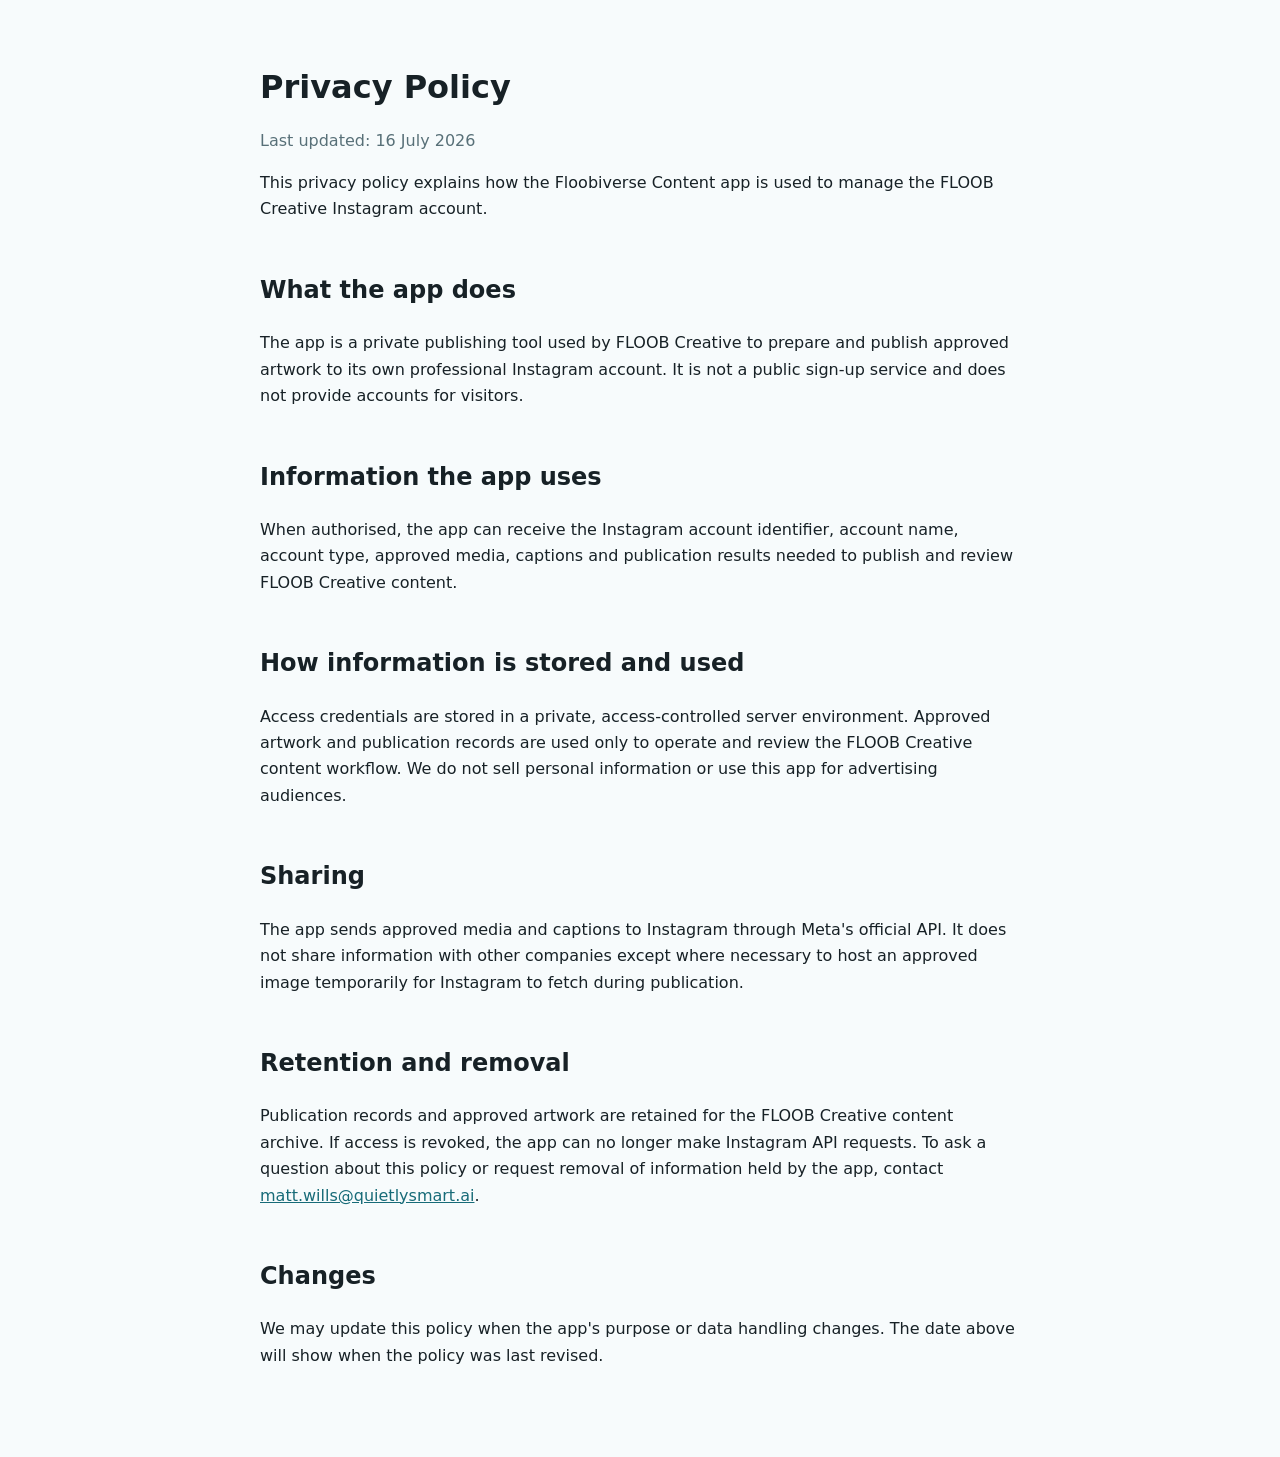
<file: privacy.html>
<!doctype html>
<html lang="en">
<head>
  <meta charset="utf-8">
  <meta name="viewport" content="width=device-width, initial-scale=1">
  <title>Privacy Policy - The Floobiverse</title>
  <style>
    :root { color-scheme: light; font-family: system-ui, -apple-system, sans-serif; }
    body { margin: 0; background: #f7fbfc; color: #172126; line-height: 1.65; }
    main { max-width: 760px; margin: 0 auto; padding: 48px 24px 72px; }
    h1 { line-height: 1.15; }
    h2 { margin-top: 2em; }
    a { color: #176b78; }
    .updated { color: #587078; }
  </style>
</head>
<body>
  <main>
    <h1>Privacy Policy</h1>
    <p class="updated">Last updated: 16 July 2026</p>

    <p>This privacy policy explains how the Floobiverse Content app is used to manage the FLOOB Creative Instagram account.</p>

    <h2>What the app does</h2>
    <p>The app is a private publishing tool used by FLOOB Creative to prepare and publish approved artwork to its own professional Instagram account. It is not a public sign-up service and does not provide accounts for visitors.</p>

    <h2>Information the app uses</h2>
    <p>When authorised, the app can receive the Instagram account identifier, account name, account type, approved media, captions and publication results needed to publish and review FLOOB Creative content.</p>

    <h2>How information is stored and used</h2>
    <p>Access credentials are stored in a private, access-controlled server environment. Approved artwork and publication records are used only to operate and review the FLOOB Creative content workflow. We do not sell personal information or use this app for advertising audiences.</p>

    <h2>Sharing</h2>
    <p>The app sends approved media and captions to Instagram through Meta's official API. It does not share information with other companies except where necessary to host an approved image temporarily for Instagram to fetch during publication.</p>

    <h2>Retention and removal</h2>
    <p>Publication records and approved artwork are retained for the FLOOB Creative content archive. If access is revoked, the app can no longer make Instagram API requests. To ask a question about this policy or request removal of information held by the app, contact <a href="mailto:matt.wills@quietlysmart.ai">matt.wills@quietlysmart.ai</a>.</p>

    <h2>Changes</h2>
    <p>We may update this policy when the app's purpose or data handling changes. The date above will show when the policy was last revised.</p>
  </main>
</body>
</html>
</file>
<file: css/style.css>
/* ============================================
   THE FLOOBIVERSE - Brand Design System
   Based on Floobiverse™ Styleguide 2022
   ============================================ */

/* --- CSS Custom Properties (Brand Colors) --- */
:root {
  /* Primary - Floob Teal Family */
  --floob-teal: #4ECDC4;
  --floob-teal-light: #A8E6CF;
  --floob-teal-lighter: #D4F5ED;
  --floob-teal-dark: #00897B;
  --floob-teal-darker: #00695C;

  /* Secondary - Character Colors */
  --bonbon-pink: #F48FB1;
  --bonbon-pink-light: #F8BBD0;
  --boo-red: #EF5350;
  --boo-red-light: #EF9A9A;
  --didi-hotpink: #EC407A;
  --gogo-purple: #AB47BC;
  --gogo-purple-light: #CE93D8;
  --lucky-yellow: #FFF176;
  --lucky-yellow-deep: #FFD54F;
  --pozzo-orange: #FFA726;
  --pozzo-orange-light: #FFCC80;
  --quiddie-green: #9CCC65;
  --quiddie-green-light: #C5E1A5;
  --taffy-cyan: #4DD0E1;
  --taffy-cyan-light: #80DEEA;

  /* Neutrals */
  --white: #FFFFFF;
  --off-white: #FAFAF8;
  --cream: #FFF8E7;
  --dark: #1A1A1A;
  --dark-soft: #333333;
  --warm-sand: #D4A056;
  --warm-sand-light: #E8C98A;

  /* Paint Splat Colors */
  --splat-pink: #FF6B9D;
  --splat-purple: #C44DFF;
  --splat-blue: #4D9DFF;
  --splat-green: #6BFF6B;
  --splat-yellow: #FFE44D;
  --splat-orange: #FF9A4D;
  --splat-red: #FF4D6B;
  --splat-teal: #4DFFD4;

  /* Typography */
  --font-display: 'Fredoka', sans-serif;
  --font-body: 'Source Sans 3', sans-serif;
  --font-accent: 'Bubblegum Sans', cursive;
  --font-thai: 'Noto Sans Thai', sans-serif;

  /* Spacing */
  --section-padding: clamp(60px, 8vw, 120px);
  --content-max: 1200px;
  --content-narrow: 900px;

  /* Shadows */
  --shadow-card: 0 8px 32px rgba(0, 0, 0, 0.12);
  --shadow-card-hover: 0 16px 48px rgba(0, 0, 0, 0.18);
  --shadow-text: 2px 2px 0px rgba(0, 0, 0, 0.15);

  /* Borders - matching the thick cartoon outline style */
  --outline-thick: 3px solid var(--dark);
  --outline-medium: 2px solid var(--dark);
  --border-radius-blob: 60% 40% 50% 50% / 50% 60% 40% 50%;
  --border-radius-card: 24px;
}

/* --- LOADER (Floob-themed) --- */
/* DISABLED: Loader hidden for instant load on Wix embed */
.loader {
  display: none !important;
}

.loader-content {
  text-align: center;
}

.loader-floob {
  width: 120px;
  height: 120px;
  animation: loaderBounce 0.8s ease-in-out infinite;
}

.floob-body {
  transform-origin: center;
  animation: floobSquish 0.8s ease-in-out infinite;
}

.floob-pupil {
  animation: eyeLook 2s ease-in-out infinite;
}

.loader-text {
  font-family: var(--font-display);
  font-size: 1.2rem;
  color: white;
  margin-top: 1.5rem;
  text-transform: uppercase;
  letter-spacing: 0.1em;
  animation: textPulse 1.5s ease-in-out infinite;
}

@keyframes loaderBounce {
  0%, 100% { transform: translateY(0); }
  50% { transform: translateY(-15px); }
}

@keyframes floobSquish {
  0%, 100% {
    rx: 50;
    ry: 45;
  }
  50% {
    rx: 55;
    ry: 40;
  }
}

@keyframes eyeLook {
  0%, 100% { cx: 60; }
  25% { cx: 55; }
  75% { cx: 65; }
}

@keyframes textPulse {
  0%, 100% { opacity: 1; }
  50% { opacity: 0.6; }
}

/* --- Reset & Base --- */
*, *::before, *::after {
  box-sizing: border-box;
  margin: 0;
  padding: 0;
}

html {
  scroll-behavior: smooth;
  font-size: 18px; /* A1: Increased from 16px to 18px for better readability */
  -webkit-font-smoothing: antialiased;
  -moz-osx-font-smoothing: grayscale;
}

body {
  font-family: var(--font-body);
  color: var(--dark);
  background: var(--off-white);
  line-height: 1.65; /* Slightly increased line-height for readability */
  overflow-x: hidden;
}

img {
  max-width: 100%;
  height: auto;
  display: block;
}

a {
  color: var(--floob-teal-dark);
  text-decoration: none;
}

/* --- Typography --- */
h1, h2, h3, h4 {
  font-family: var(--font-display);
  font-weight: 700;
  line-height: 1.1;
  text-transform: uppercase;
  letter-spacing: 0.02em;
}

h1 {
  font-size: clamp(2.5rem, 6vw, 5rem);
  color: var(--white);
  text-shadow: 3px 3px 0px rgba(0, 0, 0, 0.2);
}

h2 {
  font-size: clamp(2rem, 4.5vw, 3.5rem);
  margin-bottom: 0.5em;
}

h3 {
  font-size: clamp(1.2rem, 2.5vw, 1.8rem);
}

.accent-text {
  font-family: var(--font-accent);
  font-weight: 400;
}

.section-label {
  font-family: var(--font-display);
  font-size: clamp(0.8rem, 1.2vw, 1rem);
  text-transform: uppercase;
  letter-spacing: 0.15em;
  color: var(--floob-teal);
  margin-bottom: 0.5em;
  display: block;
}

/* --- Teal Header Bar (core brand element) --- */
.teal-bar {
  background: linear-gradient(135deg, var(--floob-teal) 0%, var(--floob-teal-dark) 100%);
  position: relative;
  padding-top: 1rem;
}

.teal-bar::after {
  content: '';
  position: absolute;
  bottom: -30px;
  left: 0;
  width: 100%;
  height: 30px;
  background: linear-gradient(135deg, var(--floob-teal) 0%, var(--floob-teal-dark) 100%);
  clip-path: url(#drip-clip);
}

/* --- Navigation --- */
/* HIDDEN: Nav is disabled for Wix embed - main site has its own header */
.nav {
  display: none !important;
}

/* Original nav styles (kept for reference if needed later)
.nav {
  position: fixed;
  top: 0;
  left: 0;
  right: 0;
  z-index: 1000;
  padding: 0.75rem 2rem;
  display: flex;
  align-items: center;
  justify-content: space-between;
  background: rgba(78, 205, 196, 0.95);
  backdrop-filter: blur(12px);
  -webkit-backdrop-filter: blur(12px);
  border-bottom: 3px solid var(--floob-teal-dark);
  transform: translateY(-100%);
  transition: transform 0.4s cubic-bezier(0.16, 1, 0.3, 1);
}

.nav.visible {
  transform: translateY(0);
}
*/

.nav-logo {
  height: 36px;
  width: auto;
  filter: brightness(0) invert(1);
}

.nav-links {
  display: flex;
  gap: 1.5rem;
  list-style: none;
}

.nav-links a {
  font-family: var(--font-display);
  font-size: 0.85rem;
  color: var(--white);
  text-transform: uppercase;
  letter-spacing: 0.05em;
  padding: 0.4rem 0;
  position: relative;
  transition: opacity 0.2s;
}

.nav-links a::after {
  content: '';
  position: absolute;
  bottom: 0;
  left: 0;
  width: 0;
  height: 2px;
  background: var(--white);
  border-radius: 2px;
  transition: width 0.3s ease;
}

.nav-links a:hover::after {
  width: 100%;
}

.nav-hamburger {
  display: none;
  flex-direction: column;
  gap: 5px;
  background: none;
  border: none;
  cursor: pointer;
  padding: 4px;
}

.nav-hamburger span {
  width: 28px;
  height: 3px;
  background: var(--white);
  border-radius: 3px;
  transition: 0.3s;
}

/* --- SECTION 1: HERO --- */
.hero {
  position: relative;
  min-height: 100vh;
  display: flex;
  flex-direction: column;
  align-items: center;
  justify-content: center;
  overflow: hidden;
  background: var(--dark);
}

.hero-bg {
  position: absolute;
  inset: 0;
  background-image: url('../assets/images/hero/hero-bg.png');
  background-size: cover;
  background-position: center;
  opacity: 0.5; /* Reduced from 0.85 - less background noise */
  transform: scale(1.05);
  animation: heroZoom 20s ease-in-out infinite alternate;
  filter: blur(3px); /* Add subtle blur to reduce visual competition */
}

.hero-overlay {
  position: absolute;
  inset: 0;
  background: linear-gradient(
    to bottom,
    rgba(0, 0, 0, 0.55) 0%,  /* Increased darkness */
    rgba(0, 0, 0, 0.45) 40%,
    rgba(0, 0, 0, 0.45) 60%,
    rgba(0, 0, 0, 0.6) 100%
  );
}

/* B2: Two-column hero layout */
.hero-content {
  position: relative;
  z-index: 2;
  display: grid;
  grid-template-columns: 1.2fr 1fr; /* Give more space to group image */
  gap: 1rem;
  align-items: center;
  max-width: 1600px; /* Increased from 1200px */
  width: 95%;
  padding: 1rem 2rem;
}

/* B2: Left column - group character image */
.hero-left {
  display: flex;
  justify-content: center;
  align-items: center;
}

.hero-group-img {
  max-width: 100%;
  width: 95%; /* Use most of the column width */
  max-height: 85vh; /* Occupy most of viewport height */
  height: auto;
  object-fit: contain;
  filter: drop-shadow(8px 12px 24px rgba(0,0,0,0.5));
  animation: gentleFloat 4s ease-in-out infinite;
}

/* B2: Right column - logo and text */
.hero-right {
  text-align: left;
  padding-left: 1rem;
}

/* Hero "welcome to the" text - matches section-label style from origin */
.hero-welcome-text {
  font-family: var(--font-display);
  font-size: clamp(1rem, 2vw, 1.5rem);
  text-transform: uppercase;
  letter-spacing: 0.15em;
  color: var(--lucky-yellow);
  margin-bottom: 0.5rem;
  display: block;
  text-shadow: 2px 2px 0px rgba(0, 0, 0, 0.3);
}

/* B3: Hero logo - MUCH BIGGER */
.hero-logo {
  width: 100%; /* Full width of column */
  max-width: 700px;
  margin-bottom: 1.5rem;
  filter: drop-shadow(4px 4px 0px rgba(0,0,0,0.3));
  animation: logoFloat 3s ease-in-out infinite;
}

/* Mobile - stacked layout, HUGE elements */
@media (max-width: 900px) {
  .hero-content {
    grid-template-columns: 1fr;
    text-align: center;
    padding: 1rem;
    gap: 1rem;
    justify-items: center; /* Center grid items horizontally */
  }
  .hero-right {
    text-align: center;
    order: 1;
    padding-left: 0;
    width: 100%;
    display: flex;
    flex-direction: column;
    align-items: center;
  }
  .hero-left {
    order: 2;
    width: 100%;
    display: flex;
    justify-content: center;
    align-items: center;
  }
  .hero-group-img {
    width: 85%;
    max-width: 380px;
    max-height: 50vh;
    margin: 0 auto;
    display: block;
  }
  .hero-logo {
    width: 90vw; /* Almost full viewport width */
    max-width: none;
    margin: 0 auto 1rem;
  }
  .hero-welcome-text {
    text-align: center;
  }
}

.hero-tagline {
  font-family: var(--font-display);
  font-size: clamp(2.2rem, 5vw, 4.5rem); /* MUCH BIGGER - dominate the screen */
  color: var(--white);
  text-shadow: 3px 3px 0px rgba(0, 0, 0, 0.4);
  margin-bottom: 0.5em;
  line-height: 1.1;
}

.hero-tagline .paint-word {
  color: var(--splat-pink);
  position: relative;
  display: inline-block;
}

.hero-tagline .paint-word::after {
  content: '';
  position: absolute;
  bottom: -4px;
  left: -4px;
  right: -4px;
  height: 8px;
  background: var(--splat-pink);
  border-radius: 50%;
  opacity: 0.4;
  filter: blur(2px);
}

.hero-scroll-indicator {
  position: absolute;
  bottom: 2rem;
  left: 50%;
  transform: translateX(-50%);
  z-index: 2;
  animation: bounce 2s ease-in-out infinite;
}

.hero-scroll-indicator svg {
  width: 40px;
  height: 40px;
  fill: var(--white);
  filter: drop-shadow(0 2px 4px rgba(0,0,0,0.3));
}

/* --- Paint Drip Section Dividers --- */
.drip-divider {
  position: relative;
  width: 100%;
  height: 60px;
  margin-top: -1px;
}

.drip-divider svg {
  position: absolute;
  top: 0;
  left: 0;
  width: 100%;
  height: 100%;
}

/* --- SECTION 2: ORIGIN STORY --- */
.origin {
  background: linear-gradient(160deg, var(--floob-teal) 0%, var(--floob-teal-dark) 100%);
  padding: var(--section-padding) 2rem;
  position: relative;
  color: var(--white);
}

.origin-content {
  max-width: var(--content-max);
  margin: 0 auto;
  display: grid;
  grid-template-columns: 1fr 1fr;
  gap: 4rem;
  align-items: center;
}

.origin-text h2 {
  color: var(--white);
  margin-bottom: 1rem;
}

.origin-text p {
  font-size: clamp(1rem, 1.8vw, 1.2rem);
  line-height: 1.8;
  margin-bottom: 1.5rem;
  opacity: 0.95;
}

.origin-quote {
  font-family: var(--font-accent);
  font-size: clamp(1.5rem, 3vw, 2.2rem);
  color: var(--lucky-yellow);
  text-shadow: var(--shadow-text);
  padding: 1.5rem;
  border-left: 4px solid var(--lucky-yellow);
  margin-top: 1rem;
}

.origin-image {
  display: flex;
  justify-content: center;
  align-items: center;
}

.origin-image img {
  width: 100%; /* Take full column width */
  max-width: 600px;
  height: auto;
  filter: drop-shadow(6px 6px 20px rgba(0, 0, 0, 0.3));
  animation: gentleFloat 4s ease-in-out infinite;
}

/* Blob decoration for origin */
.origin .blob-decoration {
  position: absolute;
  width: 200px;
  height: 200px;
  background: rgba(255, 255, 255, 0.08);
  border-radius: var(--border-radius-blob);
  pointer-events: none;
}

.origin .blob-decoration:nth-child(1) {
  top: 10%;
  right: -50px;
}

.origin .blob-decoration:nth-child(2) {
  bottom: 10%;
  left: -80px;
  width: 300px;
  height: 300px;
}

/* --- SECTION 3: CHARACTERS --- */
.characters {
  padding: var(--section-padding) 2rem;
  background: var(--off-white);
  position: relative;
}

.characters-header {
  text-align: center;
  max-width: var(--content-narrow);
  margin: 0 auto 3rem;
}

.characters-header h2 {
  color: var(--floob-teal-dark);
}

.characters-header p {
  font-size: 1.15rem;
  color: var(--dark-soft);
  margin-top: 0.5rem;
}

.characters-grid {
  display: grid;
  grid-template-columns: repeat(3, 1fr);
  gap: 2rem;
  max-width: var(--content-max);
  margin: 0 auto;
}

/* Character Card */
.char-card {
  perspective: 1000px;
  height: 540px; /* Increased significantly for more breathing room */
  cursor: pointer;
}

.char-card-inner {
  position: relative;
  width: 100%;
  height: 100%;
  transition: transform 0.6s cubic-bezier(0.16, 1, 0.3, 1);
  transform-style: preserve-3d;
}

.char-card.flipped .char-card-inner {
  transform: rotateY(180deg);
}

.char-card-front,
.char-card-back {
  position: absolute;
  inset: 0;
  backface-visibility: hidden;
  -webkit-backface-visibility: hidden;
  border-radius: var(--border-radius-card);
  overflow: hidden;
  box-shadow: var(--shadow-card);
  border: 3px solid transparent;
  transition: border-color 0.3s, box-shadow 0.3s;
}

.char-card:hover .char-card-front,
.char-card:hover .char-card-back {
  box-shadow: var(--shadow-card-hover);
}

.char-card-front {
  display: flex;
  flex-direction: column;
  background: var(--white);
}

.char-card-img {
  flex: 1;
  overflow: hidden;
  display: flex;
  align-items: center;
  justify-content: center;
  padding: 1rem;
  position: relative;
}

.char-card-img img {
  max-height: 220px;
  width: auto;
  object-fit: contain;
  transition: transform 0.4s ease;
}

.char-card:hover .char-card-img img {
  transform: scale(1.05) rotate(-2deg);
}

/* Character size proportions based on actual character sizes */
/* Boo is tallest (201cm), Didi is smallest (infant) */
.char-card[data-character="boo"] .char-card-img img {
  max-height: 260px; /* Tallest - The Gentle Giant */
}
.char-card[data-character="floob"] .char-card-img img {
  max-height: 230px; /* Medium-large - main character */
}
.char-card[data-character="taffy"] .char-card-img img {
  max-height: 230px; /* Medium-large - stretchy guy */
}
.char-card[data-character="bonbon"] .char-card-img img {
  max-height: 200px; /* Medium */
}
.char-card[data-character="pozzo"] .char-card-img img {
  max-height: 200px; /* Medium - round glutton */
}
.char-card[data-character="quiddie"] .char-card-img img {
  max-height: 190px; /* Medium - villain */
}
.char-card[data-character="lucky"] .char-card-img img {
  max-height: 170px; /* Smaller */
}
.char-card[data-character="gogo"] .char-card-img img {
  max-height: 140px; /* Small - pet-like companion */
}
.char-card[data-character="didi"] .char-card-img img {
  max-height: 120px; /* Smallest - The Infant Savant */
}

.char-card-info {
  padding: 1rem 1.25rem 3rem; /* More bottom padding for flip hint breathing room */
  text-align: center;
  position: relative;
}

/* D7: Increased character name size on card front */
.char-card-info h3 {
  font-family: var(--font-display);
  font-size: 1.5rem; /* Increased from 1.2rem */
  margin-bottom: 0.25rem;
  text-transform: uppercase;
}

/* D7: Increased char-title size and changed to body font for cleaner look */
.char-card-info .char-title {
  font-family: var(--font-body); /* Changed from accent font for cleaner readability */
  font-weight: 600;
  font-size: 1.1rem; /* Increased from 0.95rem */
  opacity: 0.85;
  margin-bottom: 0.6rem;
}

/* D7: Increased char-hook description size */
.char-card-info .char-hook {
  font-size: 0.95rem; /* Increased from 0.85rem */
  line-height: 1.5;
  color: var(--dark-soft);
}

.char-card-back {
  transform: rotateY(180deg);
  background: var(--white);
  padding: 2.5rem 1.5rem 1.5rem; /* More top padding for name breathing room */
  display: flex;
  flex-direction: column;
  justify-content: flex-start;
}

/* D8: Increased back card heading size */
.char-card-back h3 {
  font-family: var(--font-display);
  font-size: 1.4rem; /* Increased from 1.1rem */
  text-transform: uppercase;
  margin-bottom: 1.25rem; /* Increased from 1rem */
  margin-top: 0.5rem; /* Added top margin for breathing room */
  text-align: center;
}

.char-detail {
  margin-bottom: 0.85rem;
}

/* D8: Increased detail label (subheading) size */
.char-detail-label {
  font-family: var(--font-display);
  font-size: 0.9rem; /* Increased from 0.75rem */
  text-transform: uppercase;
  letter-spacing: 0.08em;
  margin-bottom: 0.2rem;
  display: block;
  font-weight: 600;
}

/* D8: Increased detail value text size */
.char-detail-value {
  font-size: 1rem; /* Increased from 0.9rem */
  line-height: 1.5;
}

.char-motto {
  font-family: var(--font-accent);
  font-size: 1.3rem; /* Slightly increased */
  text-align: center;
  margin-top: auto;
  padding-top: 0.75rem;
  border-top: 2px dashed rgba(0,0,0,0.1);
}

/* D9: Click to flip hint - better contrast, uses character color via inline style */
.char-card-flip-hint {
  position: absolute;
  bottom: 8px;
  right: 12px;
  font-size: 0.7rem;
  text-transform: uppercase;
  letter-spacing: 0.1em;
  font-family: var(--font-display);
  font-weight: 600;
  /* Color will be set inline per character */
}

/* Character color accents - D7: name/title color, D9: flip hint color per character */
.char-card[data-character="floob"] .char-card-front { border-color: var(--floob-teal); }
.char-card[data-character="floob"] .char-card-info h3 { color: var(--floob-teal-dark); }
.char-card[data-character="floob"] .char-card-flip-hint { color: var(--floob-teal-dark); }
.char-card[data-character="floob"] .char-detail-label { color: var(--floob-teal-dark); }

.char-card[data-character="bonbon"] .char-card-front { border-color: var(--bonbon-pink); }
.char-card[data-character="bonbon"] .char-card-info h3 { color: var(--bonbon-pink); }
.char-card[data-character="bonbon"] .char-card-flip-hint { color: var(--bonbon-pink); }
.char-card[data-character="bonbon"] .char-detail-label { color: var(--bonbon-pink); }

.char-card[data-character="gogo"] .char-card-front { border-color: var(--gogo-purple); }
.char-card[data-character="gogo"] .char-card-info h3 { color: var(--gogo-purple); }
.char-card[data-character="gogo"] .char-card-flip-hint { color: var(--gogo-purple); }
.char-card[data-character="gogo"] .char-detail-label { color: var(--gogo-purple); }

.char-card[data-character="boo"] .char-card-front { border-color: var(--boo-red); }
.char-card[data-character="boo"] .char-card-info h3 { color: var(--boo-red); }
.char-card[data-character="boo"] .char-card-flip-hint { color: var(--boo-red); }
.char-card[data-character="boo"] .char-detail-label { color: var(--boo-red); }

.char-card[data-character="didi"] .char-card-front { border-color: var(--didi-hotpink); }
.char-card[data-character="didi"] .char-card-info h3 { color: var(--didi-hotpink); }
.char-card[data-character="didi"] .char-card-flip-hint { color: var(--didi-hotpink); }
.char-card[data-character="didi"] .char-detail-label { color: var(--didi-hotpink); }

.char-card[data-character="quiddie"] .char-card-front { border-color: var(--quiddie-green); }
.char-card[data-character="quiddie"] .char-card-info h3 { color: var(--quiddie-green); }
.char-card[data-character="quiddie"] .char-card-flip-hint { color: var(--quiddie-green); }
.char-card[data-character="quiddie"] .char-detail-label { color: var(--quiddie-green); }

.char-card[data-character="lucky"] .char-card-front { border-color: var(--lucky-yellow-deep); }
.char-card[data-character="lucky"] .char-card-info h3 { color: var(--lucky-yellow-deep); }
.char-card[data-character="lucky"] .char-card-flip-hint { color: var(--lucky-yellow-deep); }
.char-card[data-character="lucky"] .char-detail-label { color: var(--lucky-yellow-deep); }

.char-card[data-character="pozzo"] .char-card-front { border-color: var(--pozzo-orange); }
.char-card[data-character="pozzo"] .char-card-info h3 { color: var(--pozzo-orange); }
.char-card[data-character="pozzo"] .char-card-flip-hint { color: var(--pozzo-orange); }
.char-card[data-character="pozzo"] .char-detail-label { color: var(--pozzo-orange); }

.char-card[data-character="taffy"] .char-card-front { border-color: var(--taffy-cyan); }
.char-card[data-character="taffy"] .char-card-info h3 { color: var(--taffy-cyan); }
.char-card[data-character="taffy"] .char-card-flip-hint { color: var(--taffy-cyan); }
.char-card[data-character="taffy"] .char-detail-label { color: var(--taffy-cyan); }

/* --- SECTION 4: CHROMIA (THE WORLD) --- */
.chromia {
  position: relative;
  background: var(--cream);
  overflow: hidden;
}

.chromia-panorama {
  width: 100%;
  position: relative;
}

.chromia-panorama img {
  width: 100%;
  height: auto;
  display: block;
}

.chromia-text-overlay {
  position: absolute;
  bottom: 0;
  left: 0;
  right: 0;
  padding: 3rem 2rem 2rem;
  background: linear-gradient(to top, rgba(0,0,0,0.75) 0%, rgba(0,0,0,0.5) 50%, transparent 100%);
  color: var(--white);
  min-height: 50%; /* Ensure enough space for text on mobile */
}

.chromia-text-overlay h2 {
  color: var(--white);
  text-shadow: 2px 2px 0px rgba(0,0,0,0.4);
}

/* E10: Increased Chromia paragraph text size */
.chromia-text-overlay p {
  max-width: 650px;
  font-size: 1.3rem; /* Increased from 1.1rem */
  line-height: 1.75;
  text-shadow: 1px 1px 0px rgba(0,0,0,0.3);
}

.chromia-scenes {
  display: grid;
  grid-template-columns: repeat(3, 1fr);
  gap: 0;
}

.chromia-scene {
  overflow: hidden;
  position: relative;
}

.chromia-scene img {
  width: 100%;
  height: 300px;
  object-fit: cover;
  transition: transform 0.5s ease;
}

.chromia-scene:hover img {
  transform: scale(1.05);
}

.chromia-scene-label {
  position: absolute;
  bottom: 0;
  left: 0;
  right: 0;
  padding: 1rem;
  background: linear-gradient(to top, rgba(0,0,0,0.6) 0%, transparent 100%);
  font-family: var(--font-display);
  font-size: 0.9rem;
  color: var(--white);
  text-transform: uppercase;
}

/* --- SECTION 5: EPISODES --- */
.episodes {
  padding: var(--section-padding) 2rem;
  background: var(--white);
  position: relative;
}

.episodes-header {
  text-align: center;
  max-width: var(--content-narrow);
  margin: 0 auto 3rem;
}

.episodes-header h2 {
  color: var(--floob-teal-dark);
}

.episodes-grid {
  display: grid;
  grid-template-columns: repeat(3, 1fr);
  gap: 2rem;
  max-width: var(--content-max);
  margin: 0 auto;
}

.episode-card {
  background: var(--off-white);
  border-radius: var(--border-radius-card);
  overflow: hidden;
  box-shadow: var(--shadow-card);
  transition: transform 0.3s ease, box-shadow 0.3s ease;
  border: 2px solid transparent;
}

.episode-card:hover {
  transform: translateY(-4px);
  box-shadow: var(--shadow-card-hover);
}

.episode-card:nth-child(1) { border-color: var(--floob-teal); }
.episode-card:nth-child(2) { border-color: var(--bonbon-pink); }
.episode-card:nth-child(3) { border-color: var(--quiddie-green); }

.episode-card-img {
  height: 200px;
  overflow: hidden;
}

.episode-card-img img {
  width: 100%;
  height: 100%;
  object-fit: cover;
}

.episode-card-body {
  padding: 1.5rem;
}

.episode-number {
  font-family: var(--font-display);
  font-size: 0.75rem;
  text-transform: uppercase;
  letter-spacing: 0.15em;
  color: var(--floob-teal);
  margin-bottom: 0.25rem;
}

.episode-card-body h3 {
  font-family: var(--font-display);
  margin-bottom: 0.75rem;
  text-transform: uppercase;
}

.episode-card-body p {
  font-size: 0.95rem;
  line-height: 1.6;
  color: var(--dark-soft);
}

/* --- SECTION 6: BRAND VALUES --- */
.values {
  padding: var(--section-padding) 2rem;
  position: relative;
  overflow: hidden;
  background-image: url('../assets/images/hero/hero-bg.png');
  background-size: cover;
  background-position: center;
  background-attachment: fixed;
}

.values-overlay {
  position: absolute;
  inset: 0;
  background: rgba(255, 255, 255, 0.88);
  backdrop-filter: blur(3px);
}

.values-content {
  position: relative;
  z-index: 1;
  max-width: var(--content-max);
  margin: 0 auto;
}

.values-header {
  text-align: center;
  margin-bottom: 3rem;
}

.values-header h2 {
  color: var(--floob-teal-dark);
}

.values-grid {
  display: grid;
  grid-template-columns: repeat(3, 1fr);
  gap: 2rem;
}

.value-item {
  text-align: center;
  padding: 2rem 1.5rem;
  border-radius: var(--border-radius-card);
  background: var(--white);
  box-shadow: var(--shadow-card);
  transition: transform 0.3s ease, box-shadow 0.3s ease;
  position: relative;
  overflow: hidden;
}

.value-item:hover {
  transform: translateY(-4px) rotate(-1deg);
  box-shadow: var(--shadow-card-hover);
}

.value-item::before {
  content: '';
  position: absolute;
  top: 0;
  left: 0;
  right: 0;
  height: 6px;
}

.value-item:nth-child(1)::before { background: var(--splat-pink); }
.value-item:nth-child(2)::before { background: var(--splat-purple); }
.value-item:nth-child(3)::before { background: var(--floob-teal); }
.value-item:nth-child(4)::before { background: var(--splat-yellow); }
.value-item:nth-child(5)::before { background: var(--splat-orange); }
.value-item:nth-child(6)::before { background: var(--splat-blue); }

/* G12: Placeholder for custom icons - TODO: replace with custom icon assets */
.value-icon {
  font-size: 2.5rem;
  margin-bottom: 0.75rem;
  display: flex;
  align-items: center;
  justify-content: center;
  width: 60px;
  height: 60px;
  margin-left: auto;
  margin-right: auto;
  background: var(--off-white);
  border-radius: 50%;
  border: 2px dashed var(--dark-soft);
}

/* G12: TBD placeholder styling for icons */
.value-icon.placeholder {
  font-size: 1.5rem;
  color: var(--dark-soft);
}

/* Value icon images - actual icon assets */
.value-icon-img {
  width: 80px;
  height: 80px;
  object-fit: contain;
  margin: 0 auto 1rem;
  display: block;
}

/* G13: Increased value heading size */
.value-item h3 {
  font-family: var(--font-display);
  font-size: 1.5rem; /* Increased from 1.3rem */
  text-transform: uppercase;
  margin-bottom: 0.5rem;
  letter-spacing: 0.12em; /* Increased spacing to fix I-V kerning in CREATIVITY */
}

/* G13: Increased value description text size */
.value-item p {
  font-size: 1.05rem; /* Increased from 0.9rem */
  color: var(--dark-soft);
  line-height: 1.6;
}

/* --- SECTION 7: GALLERY (3D / Products) --- */
.gallery {
  padding: var(--section-padding) 2rem;
  background: linear-gradient(160deg, var(--floob-teal-dark) 0%, var(--dark) 100%);
  color: var(--white);
}

.gallery-header {
  text-align: center;
  max-width: var(--content-narrow);
  margin: 0 auto 3rem;
}

.gallery-header h2 {
  color: var(--white);
}

.gallery-header p {
  color: rgba(255,255,255,0.75);
  font-size: 1.1rem;
}

.gallery-grid {
  display: grid;
  grid-template-columns: repeat(auto-fit, minmax(300px, 1fr));
  gap: 1.5rem;
  max-width: var(--content-max);
  margin: 0 auto;
}

.gallery-item {
  border-radius: 16px;
  overflow: hidden;
  box-shadow: 0 8px 32px rgba(0, 0, 0, 0.3);
  transition: transform 0.3s ease, box-shadow 0.3s ease;
}

.gallery-item:hover {
  transform: scale(1.03);
  box-shadow: 0 16px 48px rgba(0, 0, 0, 0.4);
}

.gallery-item img {
  width: 100%;
  height: 100%;
  object-fit: cover;
}

.gallery-item.featured {
  grid-column: span 2;
}

/* BENTO GALLERY LAYOUT - Images show in natural proportions */
.gallery-new-layout {
  max-width: var(--content-max);
  margin: 0 auto;
}

/* Row 1: 16:9 wide + 1:1 square = 3:2 ratio split */
.gallery-row-3d {
  display: grid;
  grid-template-columns: 1.78fr 1fr; /* 16:9 ratio vs 1:1 */
  gap: 1.5rem;
  margin-bottom: 1.5rem;
  align-items: stretch;
}

.gallery-row-3d .gallery-item {
  height: auto;
  aspect-ratio: auto;
}

.gallery-row-3d .gallery-item:first-child {
  aspect-ratio: 16/9; /* floob-3d is 1707x960 */
}

.gallery-row-3d .gallery-item:last-child {
  aspect-ratio: 1/1; /* floob-sandwich is 1002x1002 */
}

/* Row 2: Two 16:9 images - equal split */
.gallery-row-wide {
  display: grid;
  grid-template-columns: 1fr 1fr;
  gap: 1.5rem;
  margin-bottom: 1.5rem;
}

.gallery-row-wide .gallery-item {
  aspect-ratio: 16/9;
}

/* Row 3: Portrait (3:4) + Square (1:1) - bento asymmetric */
.gallery-row-mixed {
  display: grid;
  grid-template-columns: 0.75fr 1fr; /* Portrait is narrower */
  gap: 1.5rem;
  margin-bottom: 1.5rem;
  align-items: stretch;
}

.gallery-row-mixed .gallery-item:first-child {
  aspect-ratio: 3/4; /* shopping-center is 730x973 (portrait) */
}

.gallery-row-mixed .gallery-item:last-child {
  aspect-ratio: 1/1; /* group-3d is 979x979 */
}

/* Le Meridien row: landscape + portrait side by side, scaled to match other tiles */
.gallery-row-bigport {
  display: grid;
  grid-template-columns: 2.6fr 1fr; /* portrait (le-meridien-4) is tall 788x1400, so its column is narrow */
  gap: 1.5rem;
  margin-bottom: 1.5rem;
}
.gallery-row-bigport .gallery-item { height: 520px; }
@media (max-width: 768px) {
  .gallery-row-bigport { grid-template-columns: 1fr; }
  /* stacked full-width on mobile: use native ratios so neither photo is clipped */
  .gallery-row-bigport .gallery-item { height: auto; }
  .gallery-row-bigport .gallery-item:first-child { aspect-ratio: 4 / 3; }   /* le-meridien-3 landscape */
  .gallery-row-bigport .gallery-item:last-child { aspect-ratio: 788 / 1400; } /* le-meridien-4 portrait */
}

/* Row 4: Full-width 16:9 fans image */
.gallery-row-full {
  margin-bottom: 2rem;
}

.gallery-row-full .gallery-item {
  aspect-ratio: 16/9;
}

/* All gallery items - images fill container naturally */
.gallery-new-layout .gallery-item img {
  width: 100%;
  height: 100%;
  object-fit: cover;
}

/* Legacy row-two for fallback */
.gallery-row-two {
  display: grid;
  grid-template-columns: 1fr 1fr;
  gap: 1.5rem;
  margin-bottom: 1.5rem;
}

.gallery-row-two .gallery-item {
  aspect-ratio: 16/9;
}

/* Video label above YouTube embed */
.gallery-video-label {
  text-align: center;
  margin-bottom: 1rem;
  font-family: var(--font-display);
  font-size: 1.2rem;
  color: var(--white);
  text-transform: uppercase;
  letter-spacing: 0.1em;
}

.gallery-video-label .thai-text-small {
  display: block;
  font-family: var(--font-thai);
  font-size: 0.9rem;
  opacity: 0.85;
  margin-top: 0.3rem;
  text-transform: none;
  letter-spacing: normal;
}

/* H16: YouTube embed responsive container */
.gallery-video-container {
  position: relative;
  width: 100%;
  padding-bottom: 56.25%; /* 16:9 aspect ratio */
  height: 0;
  overflow: hidden;
  border-radius: 16px;
  box-shadow: 0 8px 32px rgba(0, 0, 0, 0.3);
}

/* Instagram section in gallery */
.gallery-instagram {
  text-align: center;
  margin-top: 2rem;
  padding: 2rem 0;
}

.gallery-instagram-label {
  font-family: var(--font-display);
  font-size: 1.1rem;
  color: var(--floob-teal-light);
  text-transform: uppercase;
  letter-spacing: 0.1em;
  margin-bottom: 0.5rem;
}

.gallery-instagram-handle {
  display: flex;
  align-items: center;
  justify-content: center;
  gap: 0.5rem;
  margin: 0.75rem 0;
}

.gallery-instagram-handle a {
  font-family: var(--font-body);
  font-size: 1.1rem;
  color: var(--white);
  text-decoration: none;
  transition: color 0.2s;
}

.gallery-instagram-handle a:hover {
  color: var(--floob-teal-light);
}

.instagram-arrow {
  display: inline-flex;
  align-items: center;
  justify-content: center;
  width: 28px;
  height: 28px;
  background: var(--floob-teal);
  border-radius: 50%;
  transition: background 0.2s, transform 0.2s;
}

.instagram-arrow:hover {
  background: var(--floob-teal-light);
  transform: scale(1.1);
}

.instagram-arrow svg {
  width: 14px;
  height: 14px;
  fill: var(--white);
}

.gallery-qr {
  width: 150px;
  height: 150px;
  border-radius: 12px;
  background: white;
  padding: 8px;
  display: block;
  margin: 1rem auto 0;
}

.gallery-video-container iframe {
  position: absolute;
  top: 0;
  left: 0;
  width: 100%;
  height: 100%;
  border: 0;
}

@media (max-width: 768px) {
  .gallery-row-two {
    grid-template-columns: 1fr;
  }
  .gallery-row-two .gallery-item {
    height: 250px;
  }
}

/* --- SECTION 8: FOOTER --- */
/* HIDDEN: Footer disabled for Wix embed - main site has its own footer */
.footer {
  display: none !important;
}

/* Gallery reduced bottom padding since no footer */
.gallery {
  padding-bottom: 2rem;
}

.footer-thankyou {
  font-family: var(--font-display);
  font-size: clamp(3rem, 8vw, 6rem);
  text-transform: uppercase;
  color: var(--floob-teal);
  margin-bottom: 2rem;
  text-shadow: 3px 3px 0px rgba(78, 205, 196, 0.3);
}

.footer-creator {
  display: flex;
  align-items: center;
  justify-content: center;
  gap: 1.5rem;
  margin-bottom: 2rem;
  flex-wrap: wrap;
}

.footer-creator-photo {
  width: 80px;
  height: 80px;
  border-radius: 50%;
  object-fit: cover;
  border: 3px solid var(--floob-teal);
}

.footer-creator-info {
  text-align: left;
}

.footer-creator-info h3 {
  font-family: var(--font-display);
  font-size: 1.1rem;
  color: var(--floob-teal);
  text-transform: none;
}

.footer-creator-info p {
  font-size: 0.9rem;
  opacity: 0.7;
}

.footer-instagram {
  margin: 2rem auto;
  text-align: center;
}

.footer-instagram-label {
  font-family: var(--font-display);
  font-size: 1rem;
  color: var(--floob-teal-light);
  text-transform: uppercase;
  letter-spacing: 0.1em;
  margin-bottom: 1rem;
}

.footer-qr {
  width: 150px;
  height: 150px;
  border-radius: 12px;
  background: white;
  padding: 8px;
  display: block;
  margin: 0 auto;
}

.footer-copyright {
  font-size: 0.8rem;
  opacity: 0.5;
  padding-top: 2rem;
  border-top: 1px solid rgba(255,255,255,0.1);
}

/* --- Scroll Reveal Animations --- */
.reveal {
  opacity: 0;
  transform: translateY(30px);
  transition: opacity 0.8s cubic-bezier(0.16, 1, 0.3, 1),
              transform 0.8s cubic-bezier(0.16, 1, 0.3, 1);
}

.reveal.visible {
  opacity: 1;
  transform: translateY(0);
}

.reveal-delay-1 { transition-delay: 0.1s; }
.reveal-delay-2 { transition-delay: 0.2s; }
.reveal-delay-3 { transition-delay: 0.3s; }
.reveal-delay-4 { transition-delay: 0.4s; }
.reveal-delay-5 { transition-delay: 0.5s; }

/* --- Responsive --- */
@media (max-width: 1024px) {
  .characters-grid {
    grid-template-columns: repeat(2, 1fr);
  }

  .chromia-scenes {
    grid-template-columns: 1fr 1fr;
  }

  .values-grid {
    grid-template-columns: repeat(2, 1fr);
  }

  .nav-links {
    display: none;
  }

  .nav-hamburger {
    display: flex;
  }

  .nav-links.open {
    display: flex;
    flex-direction: column;
    position: absolute;
    top: 100%;
    left: 0;
    right: 0;
    background: rgba(78, 205, 196, 0.98);
    padding: 1rem 2rem 1.5rem;
    border-bottom: 3px solid var(--floob-teal-dark);
  }
}

/* ====== MOBILE OPTIMIZATION - TOP PRIORITY ====== */
@media (max-width: 768px) {
  /* Origin section - stack and enlarge */
  .origin-content {
    grid-template-columns: 1fr;
    gap: 2rem;
    text-align: center;
    justify-items: center; /* Center grid items */
  }

  .origin-text {
    width: 100%;
    display: flex;
    flex-direction: column;
    align-items: center;
  }

  .origin-text p {
    max-width: 90%;
  }

  .origin-image {
    width: 100%;
    display: flex;
    justify-content: center;
  }

  .origin-image img {
    width: 80%;
    max-width: 350px;
    margin: 0 auto;
  }

  .origin-quote {
    border-left: none;
    border-top: 3px solid var(--lucky-yellow);
    padding-top: 1rem;
    width: 90%;
  }

  /* Chromia panorama - taller on mobile, zoom into center */
  .chromia-panorama {
    height: 80vh; /* Fixed height on mobile */
    min-height: 600px;
  }

  .chromia-panorama img {
    width: 100%;
    height: 100%;
    object-fit: cover;
    object-position: center center; /* Zoom into center of image */
  }

  .chromia-text-overlay {
    min-height: 60%;
    padding: 2rem 1.5rem 1.5rem;
  }

  .chromia-text-overlay p {
    font-size: 1rem;
    line-height: 1.6;
  }

  /* Characters - single column, taller cards */
  .characters-grid {
    grid-template-columns: 1fr;
    max-width: 90vw;
    margin: 0 auto;
    gap: 1.5rem;
  }

  .char-card {
    height: 500px; /* Taller on mobile for breathing room */
  }

  /* Episodes - single column */
  .episodes-grid {
    grid-template-columns: 1fr;
  }

  /* Chromia scenes - single column */
  .chromia-scenes {
    grid-template-columns: 1fr;
  }

  .chromia-scene img {
    height: 250px;
  }

  /* Values - single column */
  .values-grid {
    grid-template-columns: 1fr;
    max-width: 90vw;
    margin: 0 auto;
  }

  /* BENTO GALLERY - Stack on mobile, full width images */
  .gallery-row-3d,
  .gallery-row-wide,
  .gallery-row-mixed {
    grid-template-columns: 1fr;
    gap: 1rem;
  }

  .gallery-row-3d .gallery-item:first-child,
  .gallery-row-3d .gallery-item:last-child {
    aspect-ratio: auto;
  }

  .gallery-row-3d .gallery-item img,
  .gallery-row-wide .gallery-item img,
  .gallery-row-mixed .gallery-item img {
    width: 100%;
    height: auto;
    object-fit: contain;
  }

  .gallery-item.featured {
    grid-column: span 1;
  }

  /* Footer adjustments */
  .footer-creator {
    flex-direction: column;
    text-align: center;
  }

  .footer-creator-info {
    text-align: center;
  }

  .footer-qr {
    width: 180px;
    height: 180px;
  }
}

/* Extra small screens (phones in portrait) */
@media (max-width: 480px) {
  html {
    font-size: 16px; /* Slightly smaller base for small screens */
  }

  .hero-tagline {
    font-size: 1.6rem;
  }

  .char-card {
    height: 480px;
  }

  /* Character image sizes for small screens */
  .char-card-img img {
    max-height: 180px;
  }
  .char-card[data-character="boo"] .char-card-img img {
    max-height: 220px;
  }
  .char-card[data-character="didi"] .char-card-img img {
    max-height: 100px;
  }
  .char-card[data-character="gogo"] .char-card-img img {
    max-height: 120px;
  }

  /* Section labels smaller */
  .section-label {
    font-size: 0.75rem;
  }

  /* Chromia overlay text */
  .chromia-text-overlay {
    padding: 2rem 1rem 1.5rem;
  }

  .chromia-text-overlay p {
    font-size: 1rem;
  }
}

/* ============================================
   THAI BILINGUAL STYLING
   ============================================ */

/* Thai text base styling */
.thai-text,
.thai-text-small,
.thai-label,
.thai-subtitle,
.thai-tagline,
.thai-quote,
.thai-episode-title,
.thai-value-title,
.thai-thankyou,
.thai-creator,
.thai-small {
  font-family: var(--font-thai);
  font-weight: 400;
}

/* Thai tagline in hero */
.thai-tagline {
  display: block;
  font-size: 0.7em;
  margin-top: 0.5rem;
  opacity: 0.9;
}

/* Section labels with Thai */
.thai-label {
  font-size: 0.85em;
  opacity: 0.85;
  font-weight: 500;
}

/* Thai subtitles under main headings */
.thai-subtitle {
  display: block;
  font-size: 0.55em;
  font-weight: 500;
  margin-top: 0.3rem;
  opacity: 0.85;
}

/* Thai paragraph text */
.thai-text {
  font-size: 0.95em;
  line-height: 1.8;
  opacity: 0.9;
  margin-top: 0.5rem;
}

/* Smaller Thai text for descriptions */
.thai-text-small {
  display: block;
  font-size: 0.85em;
  line-height: 1.7;
  opacity: 0.8;
  margin-top: 0.4rem;
}

/* Thai quote styling */
.thai-quote {
  display: block;
  font-size: 0.75em;
  margin-top: 0.5rem;
  font-style: normal;
  opacity: 0.85;
}

/* Thai episode titles */
.thai-episode-title {
  display: block;
  font-size: 0.65em;
  font-weight: 500;
  margin-top: 0.2rem;
  opacity: 0.8;
}

/* Thai value titles */
.thai-value-title {
  font-size: 0.7em;
  font-weight: 500;
  opacity: 0.8;
}

/* Thai location labels */
.thai-small {
  display: block;
  font-size: 0.75em;
  opacity: 0.85;
  margin-top: 0.2rem;
}

/* Thai thank you */
.thai-thankyou {
  display: block;
  font-size: 0.6em;
  margin-top: 0.5rem;
  opacity: 0.85;
}

/* Thai creator name */
.thai-creator {
  display: block;
  font-size: 0.7em;
  font-weight: 500;
  margin-top: 0.3rem;
  opacity: 0.85;
}

/* === CHARACTER CARD THAI STYLING === */

/* Thai character names */
.thai-char-name {
  font-family: var(--font-thai);
  font-size: 0.7em;
  font-weight: 500;
  opacity: 0.85;
}

/* Thai character titles */
.thai-char-title {
  font-family: var(--font-thai);
  font-size: 0.85em;
  font-weight: 400;
  opacity: 0.8;
}

/* Thai tiny text for card details */
.thai-text-tiny {
  display: block;
  font-family: var(--font-thai);
  font-size: 0.8em;
  line-height: 1.5;
  opacity: 0.75;
  margin-top: 0.2rem;
}

/* Thai motto styling */
.thai-motto {
  display: block;
  font-family: var(--font-thai);
  font-size: 0.7em;
  margin-top: 0.3rem;
  opacity: 0.85;
}

/* INCREASE CARD HEIGHT FOR BILINGUAL CONTENT */
.char-card {
  height: 620px; /* Increased from 540px */
}

.char-card-back {
  padding: 2.5rem 1.5rem 2rem; /* More padding */
}

.char-card-back h3 {
  margin-bottom: 1.2rem;
}

/* Mobile adjustments for Thai text */
@media (max-width: 768px) {
  .thai-tagline {
    font-size: 0.6em;
  }

  .thai-subtitle {
    font-size: 0.5em;
  }

  .thai-text {
    font-size: 0.9em;
  }

  .thai-text-small {
    font-size: 0.8em;
  }

  .char-card {
    height: 680px; /* Even taller on mobile for readability */
  }

  .thai-text-tiny {
    font-size: 0.75em;
  }
}

@media (max-width: 480px) {
  .char-card {
    height: 600px;
  }

  .thai-char-title {
    display: block;
    margin-top: 0.2rem;
  }
}
</file>
<file: css/animations.css>
/* ============================================
   THE FLOOBIVERSE - Animations & Effects
   ============================================ */

/* --- Hero Animations --- */
@keyframes heroZoom {
  0% { transform: scale(1.05); }
  100% { transform: scale(1.15); }
}

@keyframes logoFloat {
  0%, 100% { transform: translateY(0); }
  50% { transform: translateY(-12px); }
}

@keyframes bounce {
  0%, 20%, 50%, 80%, 100% { transform: translateX(-50%) translateY(0); }
  40% { transform: translateX(-50%) translateY(-16px); }
  60% { transform: translateX(-50%) translateY(-8px); }
}

/* --- Character Animations --- */
@keyframes gentleFloat {
  0%, 100% { transform: translateY(0) rotate(0deg); }
  25% { transform: translateY(-8px) rotate(1deg); }
  75% { transform: translateY(4px) rotate(-1deg); }
}

@keyframes wobble {
  0%, 100% { transform: rotate(0deg); }
  25% { transform: rotate(-3deg); }
  75% { transform: rotate(3deg); }
}

@keyframes paintDrip {
  0% { transform: scaleY(0); transform-origin: top; }
  60% { transform: scaleY(1.1); }
  80% { transform: scaleY(0.95); }
  100% { transform: scaleY(1); transform-origin: top; }
}

@keyframes blobMorph {
  0% { border-radius: 60% 40% 50% 50% / 50% 60% 40% 50%; }
  25% { border-radius: 50% 60% 40% 50% / 40% 50% 60% 50%; }
  50% { border-radius: 40% 50% 60% 50% / 60% 40% 50% 50%; }
  75% { border-radius: 50% 40% 50% 60% / 50% 50% 40% 60%; }
  100% { border-radius: 60% 40% 50% 50% / 50% 60% 40% 50%; }
}

@keyframes fadeInUp {
  from {
    opacity: 0;
    transform: translateY(40px);
  }
  to {
    opacity: 1;
    transform: translateY(0);
  }
}

@keyframes fadeInScale {
  from {
    opacity: 0;
    transform: scale(0.9);
  }
  to {
    opacity: 1;
    transform: scale(1);
  }
}

@keyframes slideInLeft {
  from {
    opacity: 0;
    transform: translateX(-60px);
  }
  to {
    opacity: 1;
    transform: translateX(0);
  }
}

@keyframes slideInRight {
  from {
    opacity: 0;
    transform: translateX(60px);
  }
  to {
    opacity: 1;
    transform: translateX(0);
  }
}

/* --- Paint Splat Pulse --- */
@keyframes splatPulse {
  0%, 100% { transform: scale(1); }
  50% { transform: scale(1.05); }
}

/* --- Shimmer Effect for Loading --- */
@keyframes shimmer {
  0% { background-position: -200% center; }
  100% { background-position: 200% center; }
}

/* --- Drip Animation for Section Borders --- */
@keyframes dripDown {
  0% {
    clip-path: inset(0 0 100% 0);
  }
  100% {
    clip-path: inset(0 0 0% 0);
  }
}

/* --- Card Entrance Stagger --- */
.char-card.animate-in {
  animation: fadeInUp 0.6s cubic-bezier(0.16, 1, 0.3, 1) forwards;
  opacity: 0;
}

.char-card.animate-in:nth-child(1) { animation-delay: 0s; }
.char-card.animate-in:nth-child(2) { animation-delay: 0.08s; }
.char-card.animate-in:nth-child(3) { animation-delay: 0.16s; }
.char-card.animate-in:nth-child(4) { animation-delay: 0.24s; }
.char-card.animate-in:nth-child(5) { animation-delay: 0.32s; }
.char-card.animate-in:nth-child(6) { animation-delay: 0.40s; }
.char-card.animate-in:nth-child(7) { animation-delay: 0.48s; }
.char-card.animate-in:nth-child(8) { animation-delay: 0.56s; }
.char-card.animate-in:nth-child(9) { animation-delay: 0.64s; }

/* --- Value Items Stagger --- */
.value-item.animate-in {
  animation: fadeInScale 0.5s cubic-bezier(0.16, 1, 0.3, 1) forwards;
  opacity: 0;
}

.value-item.animate-in:nth-child(1) { animation-delay: 0s; }
.value-item.animate-in:nth-child(2) { animation-delay: 0.1s; }
.value-item.animate-in:nth-child(3) { animation-delay: 0.2s; }
.value-item.animate-in:nth-child(4) { animation-delay: 0.3s; }
.value-item.animate-in:nth-child(5) { animation-delay: 0.4s; }
.value-item.animate-in:nth-child(6) { animation-delay: 0.5s; }

/* --- Episode Cards Stagger --- */
.episode-card.animate-in {
  animation: fadeInUp 0.6s cubic-bezier(0.16, 1, 0.3, 1) forwards;
  opacity: 0;
}

.episode-card.animate-in:nth-child(1) { animation-delay: 0s; }
.episode-card.animate-in:nth-child(2) { animation-delay: 0.15s; }
.episode-card.animate-in:nth-child(3) { animation-delay: 0.3s; }

/* --- Blob Morph Animation Applied --- */
.blob-animated {
  animation: blobMorph 8s ease-in-out infinite;
}

/* --- Hover micro-interactions --- */
.value-item:hover .value-icon {
  animation: wobble 0.5s ease;
}

/* --- Parallax helper --- */
.parallax-slow {
  will-change: transform;
}

/* --- Paint drip reveal on scroll --- */
.drip-reveal {
  animation: paintDrip 0.8s cubic-bezier(0.16, 1, 0.3, 1) forwards;
}

/* --- Gallery items stagger --- */
.gallery-item.animate-in {
  animation: fadeInScale 0.6s cubic-bezier(0.16, 1, 0.3, 1) forwards;
  opacity: 0;
}

.gallery-item.animate-in:nth-child(1) { animation-delay: 0s; }
.gallery-item.animate-in:nth-child(2) { animation-delay: 0.1s; }
.gallery-item.animate-in:nth-child(3) { animation-delay: 0.2s; }
.gallery-item.animate-in:nth-child(4) { animation-delay: 0.3s; }
.gallery-item.animate-in:nth-child(5) { animation-delay: 0.4s; }
</file>
